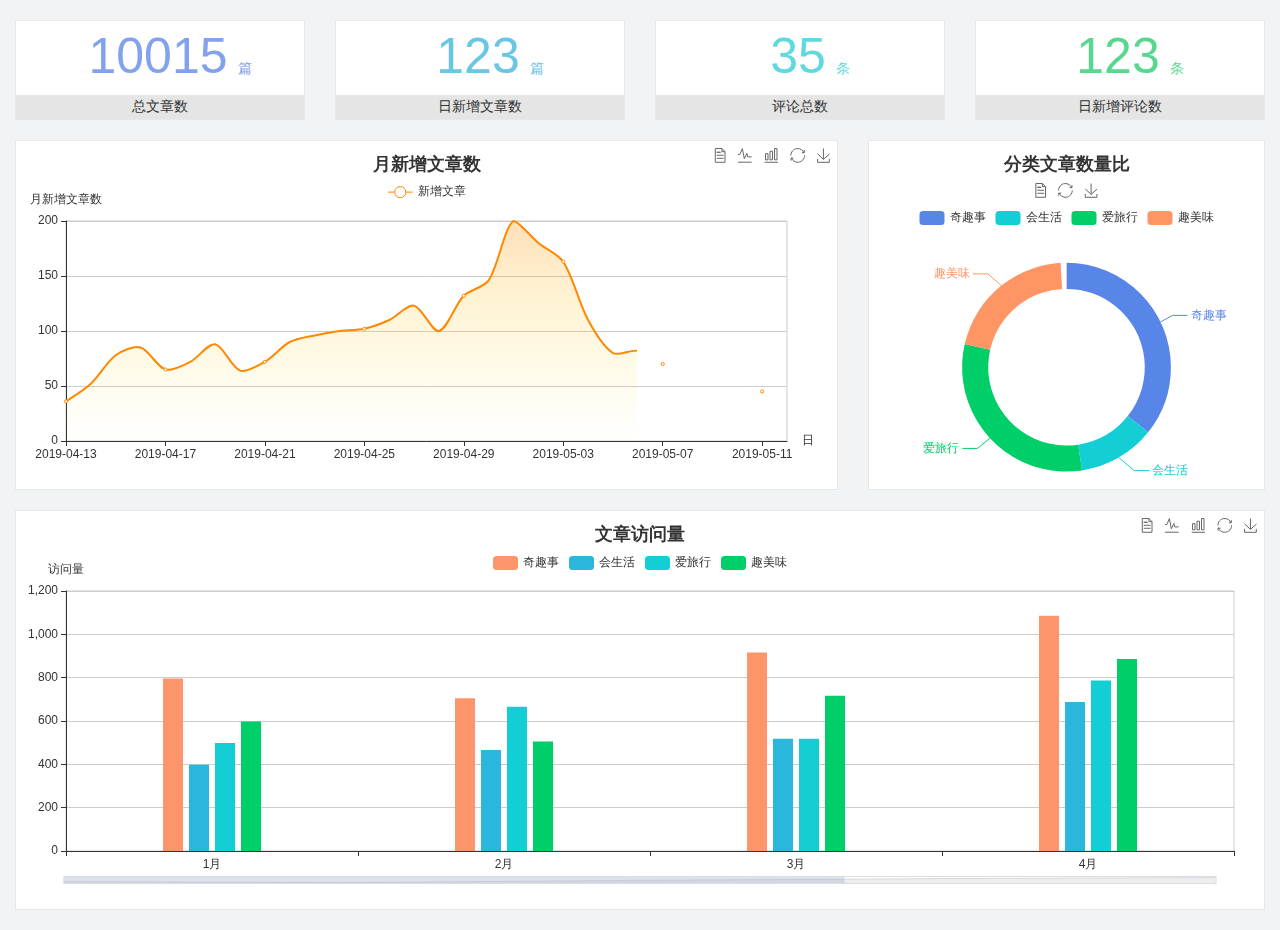
<file: home/dashboard.html>
<!DOCTYPE html>
<html lang="en">

<head>
  <meta charset="UTF-8">
  <meta name="viewport" content="width=device-width, initial-scale=1.0">
  <meta http-equiv="X-UA-Compatible" content="ie=edge">
  <title>图表统计</title>
  <link rel="stylesheet" href="../../assets/lib/bootstrap.css" />
  <link rel="stylesheet" href="../../assets/lib/main.css" />
  <script src="../../assets/lib/jquery.js"></script>
  <script type="text/javascript" src="../../assets/lib/echarts.min.js"></script>
</head>

<body>
  <div class="container-fluid">
    <div class="row spannel_list">
      <div class="col-sm-3 col-xs-6">
        <div class="spannel">
          <em>10015</em><span>篇</span>
          <b>总文章数</b>
        </div>
      </div>
      <div class="col-sm-3 col-xs-6">
        <div class="spannel scolor01">
          <em>123</em><span>篇</span>
          <b>日新增文章数</b>
        </div>
      </div>
      <div class="col-sm-3 col-xs-6">
        <div class="spannel scolor02">
          <em>35</em><span>条</span>
          <b>评论总数</b>
        </div>
      </div>
      <div class="col-sm-3 col-xs-6">
        <div class="spannel scolor03">
          <em>123</em><span>条</span>
          <b>日新增评论数</b>
        </div>
      </div>
    </div>
  </div>

  <div class="container-fluid">
    <div class="row curve-pie">
      <div class="col-lg-8 col-md-8">
        <div class="gragh_pannel" id="curve_show"></div>
      </div>
      <div class="col-lg-4 col-md-4">
        <div class="gragh_pannel" id="pie_show"></div>
      </div>
    </div>
  </div>

  <div class="container-fluid">
    <div class="column_pannel" id="column_show"></div>
  </div>

  <script>
    var oChart = echarts.init(document.getElementById('curve_show'));
    var aList_all = [
      { 'count': 36, 'date': '2019-04-13' },
      { 'count': 52, 'date': '2019-04-14' },
      { 'count': 78, 'date': '2019-04-15' },
      { 'count': 85, 'date': '2019-04-16' },
      { 'count': 65, 'date': '2019-04-17' },
      { 'count': 72, 'date': '2019-04-18' },
      { 'count': 88, 'date': '2019-04-19' },
      { 'count': 64, 'date': '2019-04-20' },
      { 'count': 72, 'date': '2019-04-21' },
      { 'count': 90, 'date': '2019-04-22' },
      { 'count': 96, 'date': '2019-04-23' },
      { 'count': 100, 'date': '2019-04-24' },
      { 'count': 102, 'date': '2019-04-25' },
      { 'count': 110, 'date': '2019-04-26' },
      { 'count': 123, 'date': '2019-04-27' },
      { 'count': 100, 'date': '2019-04-28' },
      { 'count': 132, 'date': '2019-04-29' },
      { 'count': 146, 'date': '2019-04-30' },
      { 'count': 200, 'date': '2019-05-01' },
      { 'count': 180, 'date': '2019-05-02' },
      { 'count': 163, 'date': '2019-05-03' },
      { 'count': 110, 'date': '2019-05-04' },
      { 'count': 80, 'date': '2019-05-05' },
      { 'count': 82, 'date': '2019-05-06' },
      { 'count': 70, 'date': '2019-05-07' },
      { 'count': 65, 'date': '2019-05-08' },
      { 'count': 54, 'date': '2019-05-09' },
      { 'count': 40, 'date': '2019-05-10' },
      { 'count': 45, 'date': '2019-05-11' },
      { 'count': 38, 'date': '2019-05-12' },
    ];

    let aCount = [];
    let aDate = [];

    for (var i = 0; i < aList_all.length; i++) {
      aCount.push(aList_all[i].count);
      aDate.push(aList_all[i].date);
    }

    var chartopt = {
      title: {
        text: '月新增文章数',
        left: 'center',
        top: '10'
      },
      tooltip: {
        trigger: 'axis'
      },
      legend: {
        data: ['新增文章'],
        top: '40'
      },
      toolbox: {
        show: true,
        feature: {
          mark: { show: true },
          dataView: { show: true, readOnly: false },
          magicType: { show: true, type: ['line', 'bar'] },
          restore: { show: true },
          saveAsImage: { show: true }
        }
      },
      calculable: true,
      xAxis: [
        {
          name: '日',
          type: 'category',
          boundaryGap: false,
          data: aDate
        }
      ],
      yAxis: [
        {
          name: '月新增文章数',
          type: 'value'
        }
      ],
      series: [
        {
          name: '新增文章',
          type: 'line',
          smooth: true,
          itemStyle: { normal: { areaStyle: { type: 'default' }, color: '#f80' }, lineStyle: { color: '#f80' } },
          data: aCount
        }],
      areaStyle: {
        normal: {
          color: new echarts.graphic.LinearGradient(0, 0, 0, 1, [{
            offset: 0,
            color: 'rgba(255,136,0,0.39)'
          }, {
            offset: .34,
            color: 'rgba(255,180,0,0.25)'
          }, {
            offset: 1,
            color: 'rgba(255,222,0,0.00)'
          }])

        }
      },
      grid: {
        show: true,
        x: 50,
        x2: 50,
        y: 80,
        height: 220
      }
    };

    oChart.setOption(chartopt);


    var oPie = echarts.init(document.getElementById('pie_show'));
    var oPieopt =
    {
      title: {
        top: 10,
        text: '分类文章数量比',
        x: 'center'
      },
      tooltip: {
        trigger: 'item',
        formatter: "{a} <br/>{b} : {c} ({d}%)"
      },
      color: ['#5885e8', '#13cfd5', '#00ce68', '#ff9565'],
      legend: {
        x: 'center',
        top: 65,
        data: ['奇趣事', '会生活', '爱旅行', '趣美味']
      },
      toolbox: {
        show: true,
        x: 'center',
        top: 35,
        feature: {
          mark: { show: true },
          dataView: { show: true, readOnly: false },
          magicType: {
            show: true,
            type: ['pie', 'funnel'],
            option: {
              funnel: {
                x: '25%',
                width: '50%',
                funnelAlign: 'left',
                max: 1548
              }
            }
          },
          restore: { show: true },
          saveAsImage: { show: true }
        }
      },
      calculable: true,
      series: [
        {
          name: '访问来源',
          type: 'pie',
          radius: ['45%', '60%'],
          center: ['50%', '65%'],
          data: [
            { value: 300, name: '奇趣事' },
            { value: 100, name: '会生活' },
            { value: 260, name: '爱旅行' },
            { value: 180, name: '趣美味' }
          ]
        }
      ]
    };
    oPie.setOption(oPieopt);



    var oColumn = this.echarts.init(document.getElementById('column_show'));
    var oColumnopt =
    {
      title: {
        text: '文章访问量',
        left: 'center',
        top: '10'
      },
      tooltip: {
        trigger: 'axis'
      },
      legend: {
        data: ['奇趣事', '会生活', '爱旅行', '趣美味'],
        top: '40'
      },
      toolbox: {
        show: true,
        feature: {
          mark: { show: true },
          dataView: { show: true, readOnly: false },
          magicType: { show: true, type: ['line', 'bar'] },
          restore: { show: true },
          saveAsImage: { show: true }
        }
      },
      calculable: true,
      xAxis: [
        {
          type: 'category',
          data: ['1月', '2月', '3月', '4月', '5月']
        }
      ],
      yAxis: [
        {
          name: '访问量',
          type: 'value'
        }
      ],
      series: [
        {
          name: '奇趣事',
          type: 'bar',
          barWidth: 20,
          itemStyle: {
            normal: { areaStyle: { type: 'default' }, color: '#fd956a' }
          },
          data: [800, 708, 920, 1090, 1200]
        },
        {
          name: '会生活',
          type: 'bar',
          barWidth: 20,
          itemStyle: {
            normal: { areaStyle: { type: 'default' }, color: '#2bb6db' }
          },
          data: [400, 468, 520, 690, 800]
        },
        {
          name: '爱旅行',
          type: 'bar',
          barWidth: 20,
          itemStyle: {
            normal: { areaStyle: { type: 'default' }, color: '#13cfd5' }
          },
          data: [500, 668, 520, 790, 900]
        },
        {
          name: '趣美味',
          type: 'bar',
          barWidth: 20,
          itemStyle: {
            normal: { areaStyle: { type: 'default' }, color: '#00ce68' }
          },
          data: [600, 508, 720, 890, 1000]
        }
      ],
      grid: {
        show: true,
        x: 50,
        x2: 30,
        y: 80,
        height: 260
      },
      dataZoom: [//给x轴设置滚动条
        {
          start: 0,//默认为0
          end: 100 - 1000 / 31,//默认为100
          type: 'slider',
          show: true,
          xAxisIndex: [0],
          handleSize: 0,//滑动条的 左右2个滑动条的大小
          height: 8,//组件高度
          left: 45, //左边的距离
          right: 50,//右边的距离
          bottom: 26,//右边的距离
          handleColor: '#ddd',//h滑动图标的颜色
          handleStyle: {
            borderColor: "#cacaca",
            borderWidth: "1",
            shadowBlur: 2,
            background: "#ddd",
            shadowColor: "#ddd",
          }
        }]
    };
    oColumn.setOption(oColumnopt);
  </script>
</body>

</html>
</file>
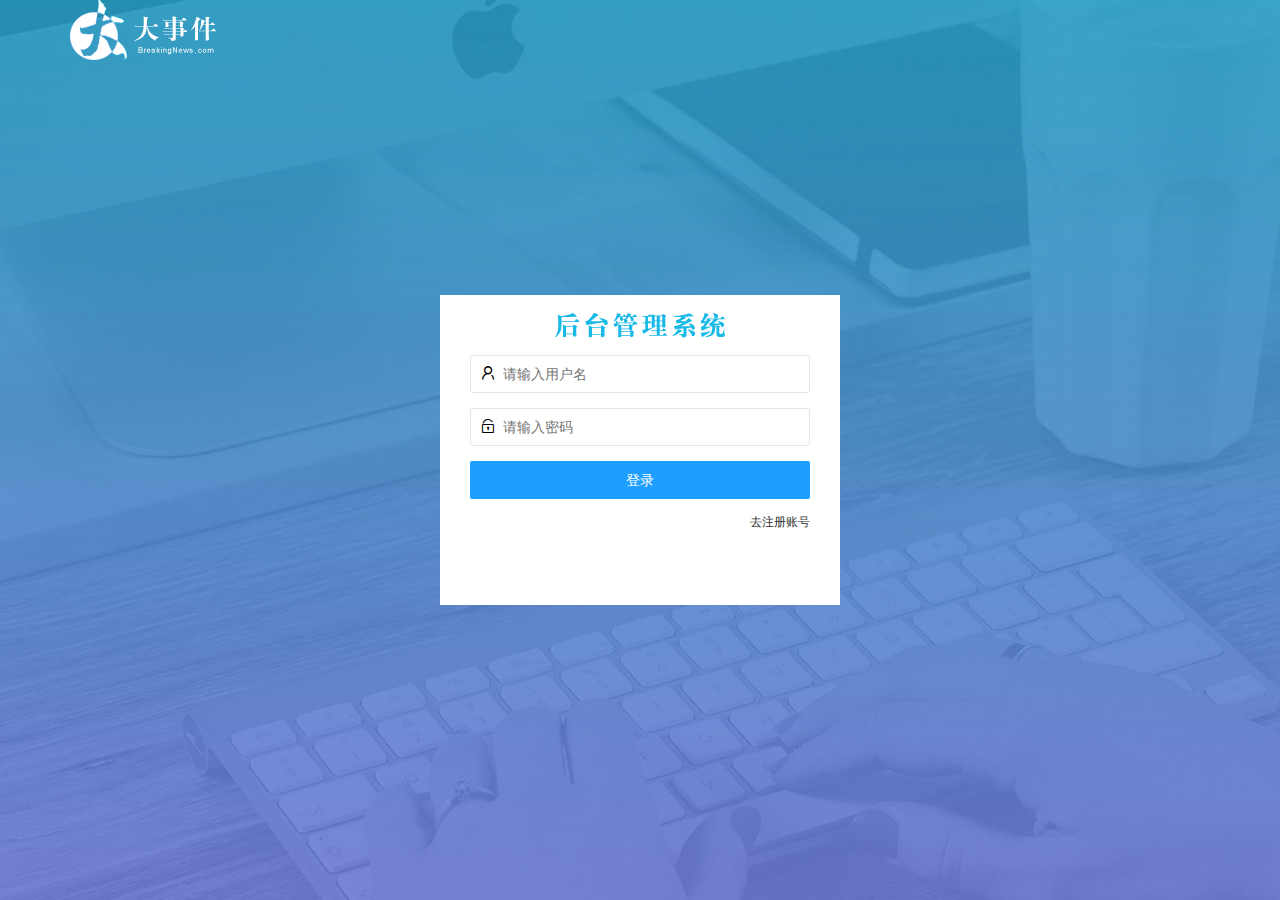
<file: home/login.html>
<!DOCTYPE html>
<html lang="en">

<head>
    <meta charset="UTF-8">
    <meta http-equiv="X-UA-Compatible" content="IE=edge">
    <meta name="viewport" content="width=device-width, initial-scale=1.0">
    <link rel="stylesheet" href="../assets/css/login.css">
    <link rel="stylesheet" href="../assets/lib/layui/css/layui.css">
    <title>大事件-登录/注册</title>
</head>

<body>
    <!-- 头部的logo区 -->
    <div class="layui-main">
        <img src=" ../assets/images/logo.png" alt="" />
    </div>
    <!-- 登陆/注册区 -->
    <div class="login">
        <div class="login-title">
        </div>
        <!-- 登录的div -->
        <div class="login-box">
            <!-- 登录的表单 -->
            <form class="layui-form" id="login_form">
                <!-- 用户名 -->
                <div class="layui-form-item">
                    <i class="layui-icon layui-icon-username"></i>
                    <input type="text" name="username" required lay-verify="required|username" placeholder="请输入用户名"
                           autocomplete="off" class="layui-input">
                </div>
                <!-- 密码 -->
                <!-- 表单行 -->
                <div class="layui-form-item">
                    <i class="layui-icon layui-icon-password"></i>
                    <input type="password" name="password" required lay-verify="required|pass" placeholder="请输入密码"
                           autocomplete="off" class="layui-input">
                </div>
                <!-- 登录按钮 -->
                <div class="layui-form-item">
                    <!-- 表单按钮和普通按钮的区别就是layui-submit -->
                    <button class="layui-btn layui-btn-normal layui-btn-fluid" lay-submit>登录</button>
                </div>
                <div class="layui-form-item links">
                    <a href="javascript:;" id="link_reg">去注册账号</a>
                </div>
            </form>
        </div>
        <!-- 注册的div -->
        <div class="reg-box">
            <!-- 注册的表单 -->
            <form class="layui-form" id="reg_form">
                <!-- 隐藏域 -->
                <input type="hidden" name="id" />
                <!-- 用户名 -->
                <div class="layui-form-item">
                    <i class="layui-icon layui-icon-username"></i>
                    <input type="text" name="username" required lay-verify="required|username" placeholder="请输入用户名"
                           autocomplete="off" class="layui-input">
                </div>
                <!-- 密码 -->
                <!-- 表单行 -->
                <div class="layui-form-item">
                    <i class="layui-icon layui-icon-password"></i>
                    <input type="password" name="password" required lay-verify="required|pass" placeholder="请输入密码"
                           autocomplete="off" class="layui-input">
                </div>
                <!-- 密码确认 -->
                <div class="layui-form-item">
                    <i class="layui-icon layui-icon-password"></i>
                    <input type="password" name="repassword" required lay-verify="required|pass|repass"
                           placeholder="再次确认密码" autocomplete="off" class="layui-input">
                </div>
                <!-- 注册按钮 -->
                <div class="layui-form-item">
                    <!-- 表单按钮和普通按钮的区别就是layui-submit -->
                    <button class="layui-btn layui-btn-normal layui-btn-fluid" lay-submit>注册</button>
                </div>
                <div class="layui-form-item links">
                    <a href="javascript:;" id="link_login">去登录</a>
                </div>
            </form>

        </div>
    </div>

    <!-- 导入jQuery -->
    <script src="../assets/lib/jquery.js"></script>
    <!-- 导入layui的js文件 -->
    <script src="../assets/lib/layui/layui.all.js"></script>
    <script src="../assets/js/baseApi.js"></script>
    <!-- 导入自己的 -->
    <script src="../assets/js/login.js"></script>

</body>

</html>
</file>
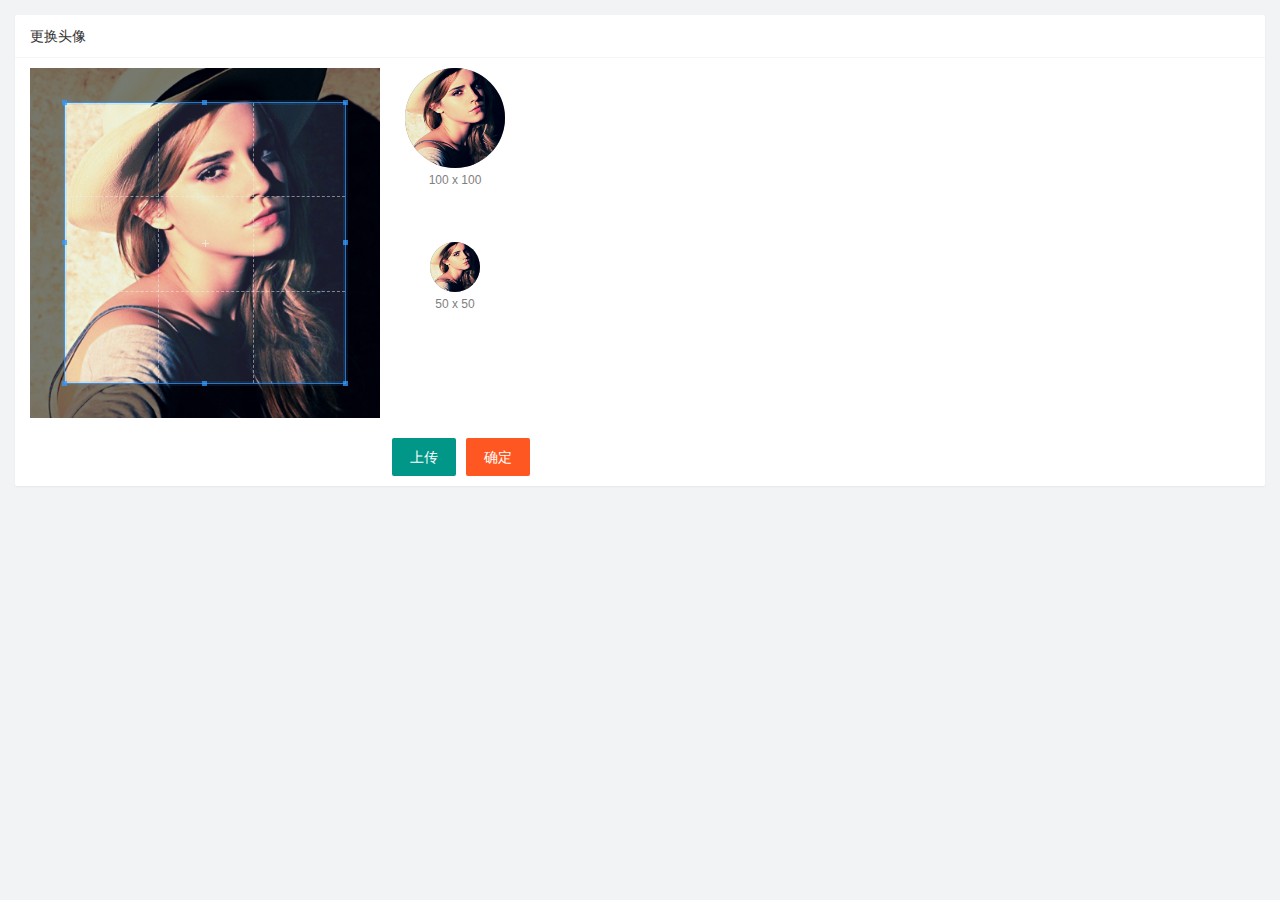
<file: user/user_avator.html>
<!DOCTYPE html>
<html lang="en">

<head>
    <meta charset="UTF-8">
    <meta http-equiv="X-UA-Compatible" content="IE=edge">
    <meta name="viewport" content="width=device-width, initial-scale=1.0">
    <link rel="stylesheet" href="../assets/lib/layui/css/layui.css">
    <link rel="stylesheet" href="../assets/lib/cropper/cropper.css">
    <link rel="stylesheet" href="../assets/css/user/user_avator.css">
    <title>Document</title>
</head>

<body>
    <div class="layui-card">
        <div class="layui-card-header">更换头像</div>
        <div class="layui-card-body">
            <!-- 第一行的图片裁剪和预览区域 -->
            <div class="row1">
                <!-- 图片裁剪区域 -->
                <div class="cropper-box">
                    <!-- 这个 img 标签很重要，将来会把它初始化为裁剪区域 -->
                    <img id="image" src="/assets/images/sample.jpg" />
                </div>
                <!-- 图片的预览区域 -->
                <div class="preview-box">
                    <div>
                        <!-- 宽高为 100px 的预览区域 -->
                        <div class="img-preview w100"></div>
                        <p class="size">100 x 100</p>
                    </div>
                    <div>
                        <!-- 宽高为 50px 的预览区域 -->
                        <div class="img-preview w50"></div>
                        <p class="size">50 x 50</p>
                    </div>
                </div>
            </div>

            <!-- 第二行的按钮区域 -->
            <div class="row2">
                <!-- 通过accept可以选择上传的图片   注意jpg要写成jpeg -->
                <input type="file" id="inputFile" style="display: none;" accept="image/png,image/jpeg" />
                <button type="button" class="layui-btn" id="btnChoose">上传</button>
                <button type="button" class="layui-btn layui-btn-danger" id="btnD">确定</button>
            </div>
        </div>
    </div>
    <script src="../assets/lib/layui/layui.all.js"></script>
    <script src="../assets/lib/jquery.js"></script>
    <script src="../assets/lib/cropper/Cropper.js"></script>
    <script src="../assets/lib/cropper/jquery-cropper.js"></script>
    <script src="../assets/js/user/user_avator.js"></script>
</body>

</html>
</file>
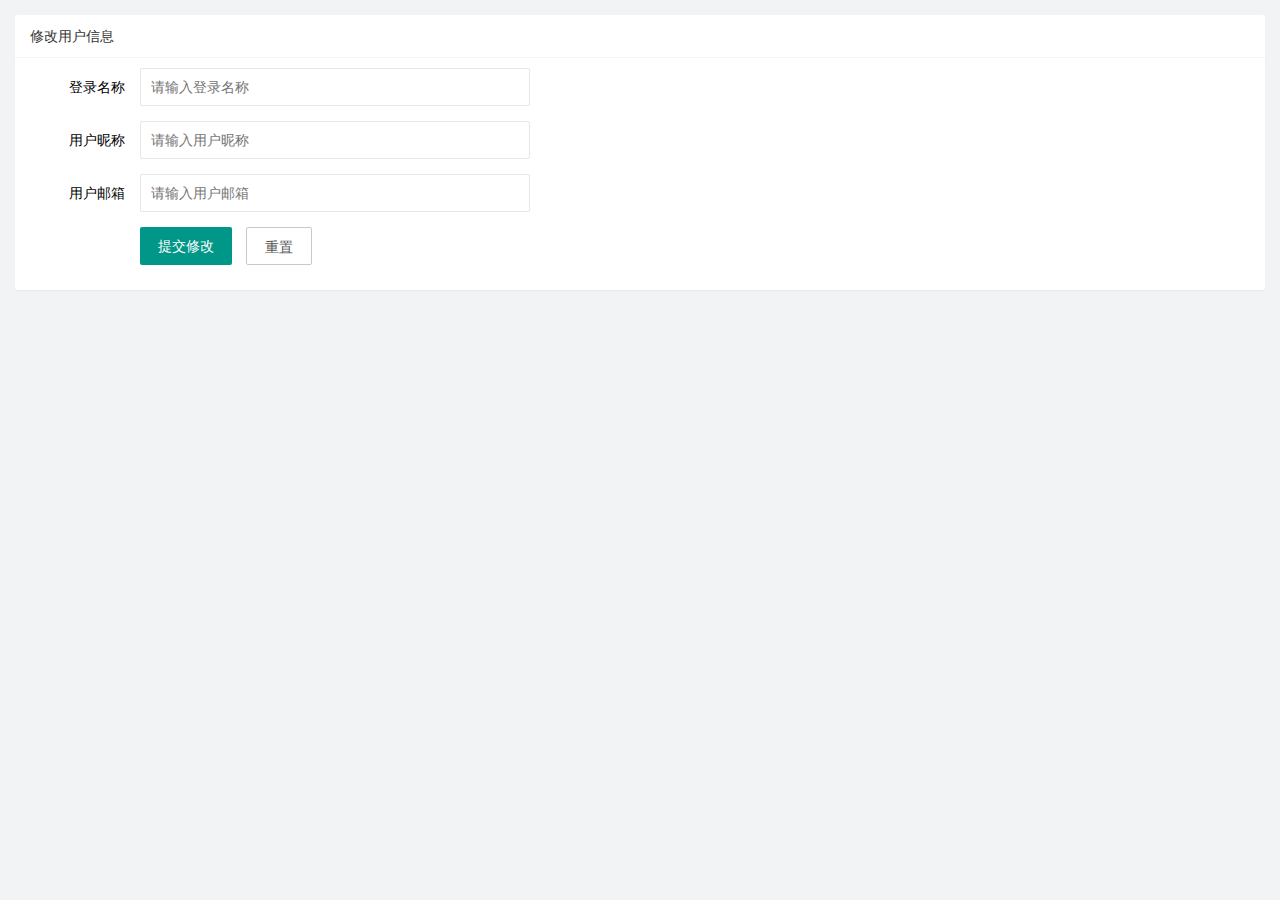
<file: user/user_info.html>
<!DOCTYPE html>
<html lang="en">

<head>
    <meta charset="UTF-8">
    <meta http-equiv="X-UA-Compatible" content="IE=edge">
    <meta name="viewport" content="width=device-width, initial-scale=1.0">
    <link rel="stylesheet" href="../assets/lib/layui/css/layui.css">
    <link rel="stylesheet" href="../assets/css/user/user_info.css">
    <title>Document</title>
</head>

<body>
    <!-- 卡片区域 -->
    <div class="layui-card">
        <div class="layui-card-header">修改用户信息</div>
        <div class="layui-card-body">
            <!-- form表单区域 -->
            <form class="layui-form" action="" lay-filter="form-userinfo">
                <div class="layui-form-item">
                    <label class="layui-form-label">登录名称</label>
                    <div class="layui-input-block">
                        <!-- readonly 只读不允许修改 -->
                        <input type="text" name="username" required lay-verify="" placeholder="请输入登录名称"
                               autocomplete="off" class="layui-input" readonly id="user-name">
                    </div>
                </div>
                <div class="layui-form-item">
                    <label class="layui-form-label">用户昵称</label>
                    <div class="layui-input-block">
                        <input type="text" name="nickname" required lay-verify="required|nickname" placeholder="请输入用户昵称"
                               autocomplete="off" class="layui-input">
                    </div>
                </div>
                <div class="layui-form-item">
                    <label class="layui-form-label">用户邮箱</label>
                    <div class="layui-input-block">
                        <input type="email" name="eamil" required lay-verify="required|eamil" placeholder="请输入用户邮箱"
                               autocomplete="off" class="layui-input">
                    </div>
                </div>
                <div class="layui-form-item">
                    <div class="layui-input-block">
                        <button class="layui-btn" lay-submit lay-filter="formDemo">提交修改</button>
                        <button type="reset" class="layui-btn layui-btn-primary" id="btnRest">重置</button>
                    </div>
                </div>
            </form>
            <!-- 导入layui的js -->
            <script src="../assets/lib/layui/layui.all.js"></script>
            <script src="../assets/lib/jquery.js"></script>
            <script src="../assets/js/baseApi.js"></script>
            <script src="../assets/js/user/user_info.js"></script>
        </div>
    </div>
</body>

</html>
</file>
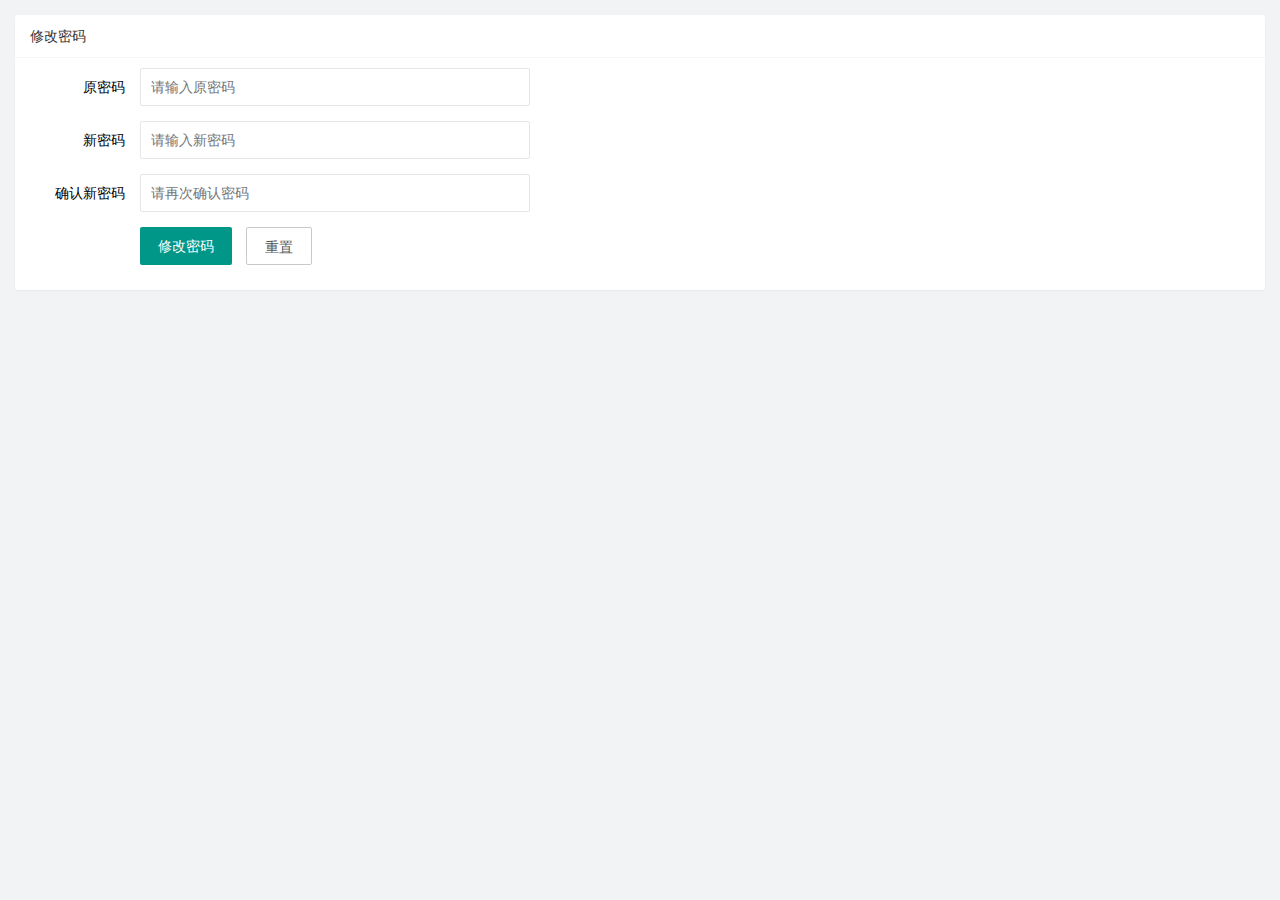
<file: user/user_password.html>
<!DOCTYPE html>
<html lang="en">

<head>
    <meta charset="UTF-8">
    <meta http-equiv="X-UA-Compatible" content="IE=edge">
    <meta name="viewport" content="width=device-width, initial-scale=1.0">
    <link rel="stylesheet" href="../assets/lib/layui/css/layui.css">
    <link rel="stylesheet" href="../assets/css/user/user_password.css">
    <title>Document</title>
</head>

<body>
    <div class="layui-card">
        <div class="layui-card-header">修改密码</div>
        <div class="layui-card-body">
            <form class="layui-form">
                <div class="layui-form-item">
                    <label class="layui-form-label">原密码</label>
                    <div class="layui-input-block">
                        <input type="password" name="password" required lay-verify="required|pass" placeholder="请输入原密码"
                               autocomplete="off" class="layui-input">
                    </div>
                </div>
                <div class="layui-form-item">
                    <label class="layui-form-label">新密码</label>
                    <div class="layui-input-block">
                        <input type="password" name="newpassword" required lay-verify="required|newpassword|pass"
                               placeholder="请输入新密码" autocomplete="off" class="layui-input">
                    </div>
                </div>
                <div class="layui-form-item">
                    <label class="layui-form-label">确认新密码</label>
                    <div class="layui-input-block">
                        <input type="password" name="repassword" required lay-verify="required|pass|"
                               placeholder="请再次确认密码" autocomplete="off" class="layui-input">
                    </div>
                </div>
                <div class="layui-form-item">
                    <div class="layui-input-block">
                        <button class="layui-btn" lay-submit lay-filter="formDemo">修改密码</button>
                        <button type="reset" class="layui-btn layui-btn-primary">重置</button>
                    </div>
                </div>
            </form>
        </div>
    </div>
    <script src="../assets/lib/layui/layui.all.js"></script>
    <script src="../assets/lib/jquery.js"></script>
    <script src="../assets/js/user/user_password.js"></script>
</body>

</html>
</file>
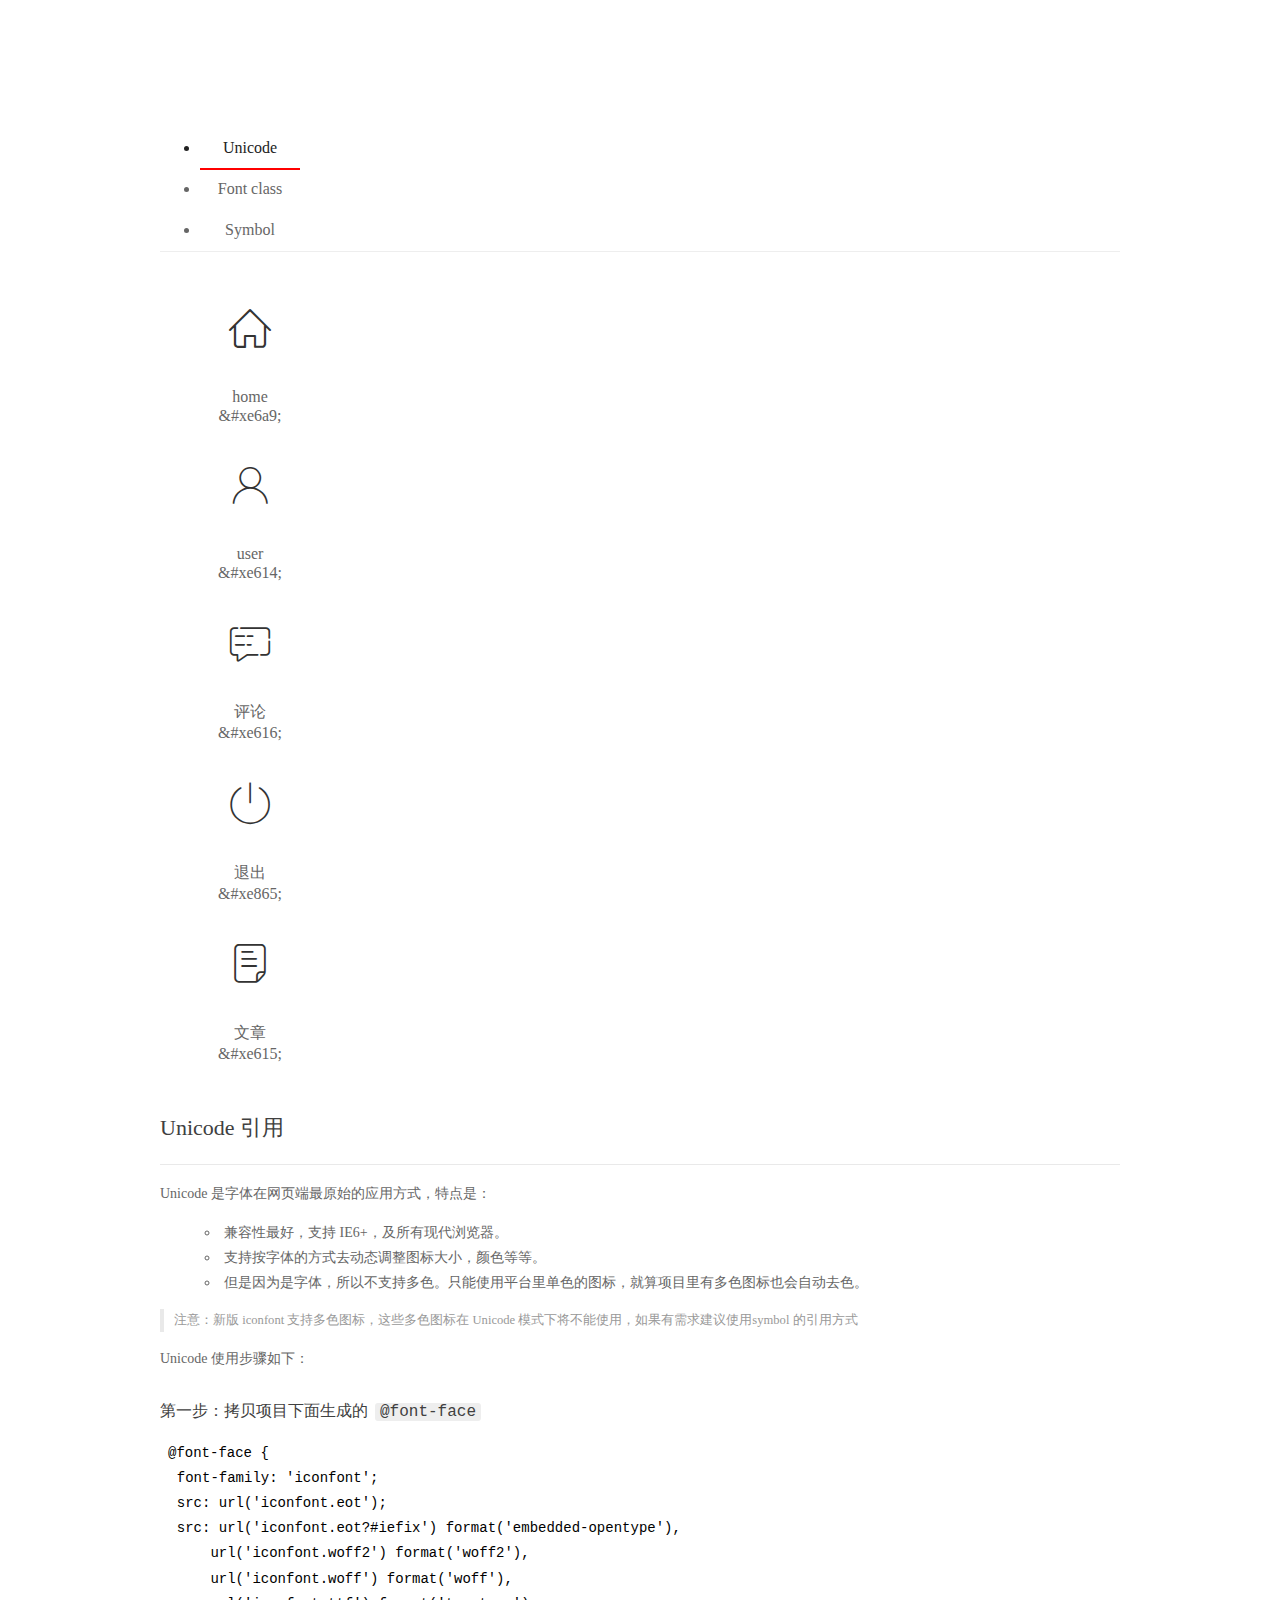
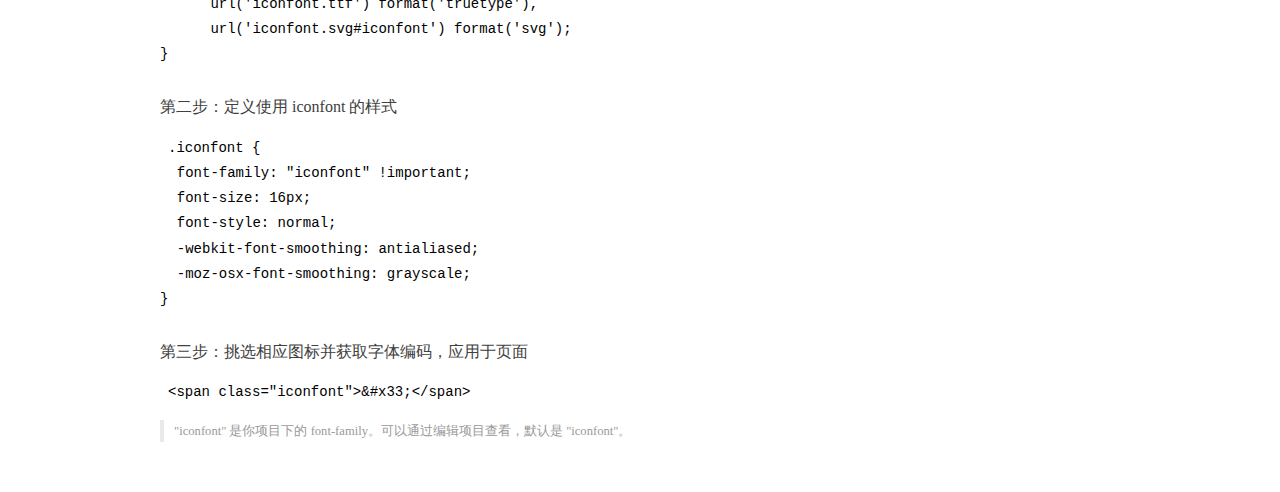
<file: assets/fonts/demo_index.html>
<!DOCTYPE html>
<html>
<head>
  <meta charset="utf-8"/>
  <title>IconFont Demo</title>
  <link rel="shortcut icon" href="https://gtms04.alicdn.com/tps/i4/TB1_oz6GVXXXXaFXpXXJDFnIXXX-64-64.ico" type="image/x-icon"/>
  <link rel="stylesheet" href="https://g.alicdn.com/thx/cube/1.3.2/cube.min.css">
  <link rel="stylesheet" href="demo.css">
  <link rel="stylesheet" href="iconfont.css">
  <script src="iconfont.js"></script>
  <!-- jQuery -->
  <script src="https://a1.alicdn.com/oss/uploads/2018/12/26/7bfddb60-08e8-11e9-9b04-53e73bb6408b.js"></script>
  <!-- 代码高亮 -->
  <script src="https://a1.alicdn.com/oss/uploads/2018/12/26/a3f714d0-08e6-11e9-8a15-ebf944d7534c.js"></script>
</head>
<body>
  <div class="main">
    <h1 class="logo"><a href="https://www.iconfont.cn/" title="iconfont 首页" target="_blank">&#xe86b;</a></h1>
    <div class="nav-tabs">
      <ul id="tabs" class="dib-box">
        <li class="dib active"><span>Unicode</span></li>
        <li class="dib"><span>Font class</span></li>
        <li class="dib"><span>Symbol</span></li>
      </ul>
      
    </div>
    <div class="tab-container">
      <div class="content unicode" style="display: block;">
          <ul class="icon_lists dib-box">
          
            <li class="dib">
              <span class="icon iconfont">&#xe6a9;</span>
                <div class="name">home</div>
                <div class="code-name">&amp;#xe6a9;</div>
              </li>
          
            <li class="dib">
              <span class="icon iconfont">&#xe614;</span>
                <div class="name">user</div>
                <div class="code-name">&amp;#xe614;</div>
              </li>
          
            <li class="dib">
              <span class="icon iconfont">&#xe616;</span>
                <div class="name">评论</div>
                <div class="code-name">&amp;#xe616;</div>
              </li>
          
            <li class="dib">
              <span class="icon iconfont">&#xe865;</span>
                <div class="name">退出</div>
                <div class="code-name">&amp;#xe865;</div>
              </li>
          
            <li class="dib">
              <span class="icon iconfont">&#xe615;</span>
                <div class="name">文章</div>
                <div class="code-name">&amp;#xe615;</div>
              </li>
          
          </ul>
          <div class="article markdown">
          <h2 id="unicode-">Unicode 引用</h2>
          <hr>

          <p>Unicode 是字体在网页端最原始的应用方式，特点是：</p>
          <ul>
            <li>兼容性最好，支持 IE6+，及所有现代浏览器。</li>
            <li>支持按字体的方式去动态调整图标大小，颜色等等。</li>
            <li>但是因为是字体，所以不支持多色。只能使用平台里单色的图标，就算项目里有多色图标也会自动去色。</li>
          </ul>
          <blockquote>
            <p>注意：新版 iconfont 支持多色图标，这些多色图标在 Unicode 模式下将不能使用，如果有需求建议使用symbol 的引用方式</p>
          </blockquote>
          <p>Unicode 使用步骤如下：</p>
          <h3 id="-font-face">第一步：拷贝项目下面生成的 <code>@font-face</code></h3>
<pre><code class="language-css"
>@font-face {
  font-family: 'iconfont';
  src: url('iconfont.eot');
  src: url('iconfont.eot?#iefix') format('embedded-opentype'),
      url('iconfont.woff2') format('woff2'),
      url('iconfont.woff') format('woff'),
      url('iconfont.ttf') format('truetype'),
      url('iconfont.svg#iconfont') format('svg');
}
</code></pre>
          <h3 id="-iconfont-">第二步：定义使用 iconfont 的样式</h3>
<pre><code class="language-css"
>.iconfont {
  font-family: "iconfont" !important;
  font-size: 16px;
  font-style: normal;
  -webkit-font-smoothing: antialiased;
  -moz-osx-font-smoothing: grayscale;
}
</code></pre>
          <h3 id="-">第三步：挑选相应图标并获取字体编码，应用于页面</h3>
<pre>
<code class="language-html"
>&lt;span class="iconfont"&gt;&amp;#x33;&lt;/span&gt;
</code></pre>
          <blockquote>
            <p>"iconfont" 是你项目下的 font-family。可以通过编辑项目查看，默认是 "iconfont"。</p>
          </blockquote>
          </div>
      </div>
      <div class="content font-class">
        <ul class="icon_lists dib-box">
          
          <li class="dib">
            <span class="icon iconfont icon-home"></span>
            <div class="name">
              home
            </div>
            <div class="code-name">.icon-home
            </div>
          </li>
          
          <li class="dib">
            <span class="icon iconfont icon-user"></span>
            <div class="name">
              user
            </div>
            <div class="code-name">.icon-user
            </div>
          </li>
          
          <li class="dib">
            <span class="icon iconfont icon-pinglun"></span>
            <div class="name">
              评论
            </div>
            <div class="code-name">.icon-pinglun
            </div>
          </li>
          
          <li class="dib">
            <span class="icon iconfont icon-tuichu"></span>
            <div class="name">
              退出
            </div>
            <div class="code-name">.icon-tuichu
            </div>
          </li>
          
          <li class="dib">
            <span class="icon iconfont icon-16"></span>
            <div class="name">
              文章
            </div>
            <div class="code-name">.icon-16
            </div>
          </li>
          
        </ul>
        <div class="article markdown">
        <h2 id="font-class-">font-class 引用</h2>
        <hr>

        <p>font-class 是 Unicode 使用方式的一种变种，主要是解决 Unicode 书写不直观，语意不明确的问题。</p>
        <p>与 Unicode 使用方式相比，具有如下特点：</p>
        <ul>
          <li>兼容性良好，支持 IE8+，及所有现代浏览器。</li>
          <li>相比于 Unicode 语意明确，书写更直观。可以很容易分辨这个 icon 是什么。</li>
          <li>因为使用 class 来定义图标，所以当要替换图标时，只需要修改 class 里面的 Unicode 引用。</li>
          <li>不过因为本质上还是使用的字体，所以多色图标还是不支持的。</li>
        </ul>
        <p>使用步骤如下：</p>
        <h3 id="-fontclass-">第一步：引入项目下面生成的 fontclass 代码：</h3>
<pre><code class="language-html">&lt;link rel="stylesheet" href="./iconfont.css"&gt;
</code></pre>
        <h3 id="-">第二步：挑选相应图标并获取类名，应用于页面：</h3>
<pre><code class="language-html">&lt;span class="iconfont icon-xxx"&gt;&lt;/span&gt;
</code></pre>
        <blockquote>
          <p>"
            iconfont" 是你项目下的 font-family。可以通过编辑项目查看，默认是 "iconfont"。</p>
        </blockquote>
      </div>
      </div>
      <div class="content symbol">
          <ul class="icon_lists dib-box">
          
            <li class="dib">
                <svg class="icon svg-icon" aria-hidden="true">
                  <use xlink:href="#icon-home"></use>
                </svg>
                <div class="name">home</div>
                <div class="code-name">#icon-home</div>
            </li>
          
            <li class="dib">
                <svg class="icon svg-icon" aria-hidden="true">
                  <use xlink:href="#icon-user"></use>
                </svg>
                <div class="name">user</div>
                <div class="code-name">#icon-user</div>
            </li>
          
            <li class="dib">
                <svg class="icon svg-icon" aria-hidden="true">
                  <use xlink:href="#icon-pinglun"></use>
                </svg>
                <div class="name">评论</div>
                <div class="code-name">#icon-pinglun</div>
            </li>
          
            <li class="dib">
                <svg class="icon svg-icon" aria-hidden="true">
                  <use xlink:href="#icon-tuichu"></use>
                </svg>
                <div class="name">退出</div>
                <div class="code-name">#icon-tuichu</div>
            </li>
          
            <li class="dib">
                <svg class="icon svg-icon" aria-hidden="true">
                  <use xlink:href="#icon-16"></use>
                </svg>
                <div class="name">文章</div>
                <div class="code-name">#icon-16</div>
            </li>
          
          </ul>
          <div class="article markdown">
          <h2 id="symbol-">Symbol 引用</h2>
          <hr>

          <p>这是一种全新的使用方式，应该说这才是未来的主流，也是平台目前推荐的用法。相关介绍可以参考这篇<a href="">文章</a>
            这种用法其实是做了一个 SVG 的集合，与另外两种相比具有如下特点：</p>
          <ul>
            <li>支持多色图标了，不再受单色限制。</li>
            <li>通过一些技巧，支持像字体那样，通过 <code>font-size</code>, <code>color</code> 来调整样式。</li>
            <li>兼容性较差，支持 IE9+，及现代浏览器。</li>
            <li>浏览器渲染 SVG 的性能一般，还不如 png。</li>
          </ul>
          <p>使用步骤如下：</p>
          <h3 id="-symbol-">第一步：引入项目下面生成的 symbol 代码：</h3>
<pre><code class="language-html">&lt;script src="./iconfont.js"&gt;&lt;/script&gt;
</code></pre>
          <h3 id="-css-">第二步：加入通用 CSS 代码（引入一次就行）：</h3>
<pre><code class="language-html">&lt;style&gt;
.icon {
  width: 1em;
  height: 1em;
  vertical-align: -0.15em;
  fill: currentColor;
  overflow: hidden;
}
&lt;/style&gt;
</code></pre>
          <h3 id="-">第三步：挑选相应图标并获取类名，应用于页面：</h3>
<pre><code class="language-html">&lt;svg class="icon" aria-hidden="true"&gt;
  &lt;use xlink:href="#icon-xxx"&gt;&lt;/use&gt;
&lt;/svg&gt;
</code></pre>
          </div>
      </div>

    </div>
  </div>
  <script>
  $(document).ready(function () {
      $('.tab-container .content:first').show()

      $('#tabs li').click(function (e) {
        var tabContent = $('.tab-container .content')
        var index = $(this).index()

        if ($(this).hasClass('active')) {
          return
        } else {
          $('#tabs li').removeClass('active')
          $(this).addClass('active')

          tabContent.hide().eq(index).fadeIn()
        }
      })
    })
  </script>
</body>
</html>
</file>
<file: assets/lib/main.css>
body{
    font-family:'MicroSoft YaHei';
    background-color: #f2f3f5;
}
.main_wrap{
    position:fixed;
    width:100%;
    height:100%;
    left:0px;
    top:0px;
    background:url('../images/login_bg.jpg'); 
    background-size:100% 100%; 
  }
.header{
    width:1200px;
    overflow: hidden;
    margin:20px auto 0;
}
.heade .logo{
    float: left;
}
.header .copyright{
    float:right;
    font-size:12px;
    color:#fff;
    text-align:right;
    line-height:20px;
    margin-top:10px;
}
.login_form_con{
    position:absolute;
    left:50%;
    top:50%;
    margin-left:-200px;
    margin-top:-155px;
    width:400px;
    height:310px;
    background-color: #edeff0;
}

.login_form{
    position: relative;
}

.login_form .icon-user{
    position:absolute;
    font-size:16px;
    color:#999;
    left:46px;
    top:12px;
}
.login_form .icon-key{
    position:absolute;
    font-size:18px;
    color:#999;
    left:46px;
    top:78px;
}
.login_title{
    height:60px;
    background:url('../images/login_title.png') center center no-repeat #fff;
}
.input_txt,.input_pass,.input_sub{
    display:block;
    width:334px;
    height:37px;
    padding:0px;
    text-indent:40px;
    border:1px solid #ddd;
    margin:27px auto 0;
    outline:none;
}
.input_sub{
    margin-top:40px;
    height:42px;
    background-color: #19b9e7;
    text-indent:0px;
    font-size:18px;
    color:#fff;
    cursor: pointer;
}
.input_sub:hover{
    background-color: #08a0cc;
}

.sider{
    position:fixed;
    left:0;
    top:0;
    bottom:0;
    width:210px;
    background-color: #323745;
}
.sider .logo{
    display:block;
    height:56px;
    background-color: #242732;
    overflow: hidden;
}
.sider .logo img{
    display:block;
    margin:6px auto 0;
}
.user_info{
    height:79px;
    border-bottom:1px solid #5a5e6b;
}

.user_info img{
    float: left;
    width:40px;
    height:40px;
    border-radius:20px;
    margin:19px 0 0 30px;
}
.user_info span{
    float: left;
    width:120px;
    font-size:12px;
    color:#fff;
    margin:23px 0 0 20px;
}
.user_info b{
    float: left;
    width: 120px;
    font-weight:normal;
    font-size:12px;
    color:#adafb5;
    margin:2px 0 0 20px;
}

.menu .level01{
    height:50px;
    line-height:50px;
}
.menu .level01 a{
    display:block;
    height:50px;
    font-size:12px;
    color:#adafb5;
    overflow: hidden;
}
.menu .level01.active a{
    background-color: #1378f0;
    color:#fff;
}
.menu .level01.active i{
    color:#fff;
}

.menu .level01 a:hover{
    background-color: #1378f0;
    color:#fff;
}
.menu .level01 a:hover i{
    color:#fff;
}
.menu .level01 i{
    color:#61646f;
    font-size:22px;
    float: left;
    margin-left:26px;
}
.menu .level01 span{
    float: left;
    margin-left:10px;
}
.menu .level01 b{
    float: right;
    margin-right:20px;
    font-weight:normal;
    transform:rotate(90deg);
    transition:all 500ms ease;
}

.menu .level01 .rotate0{
    transform:rotate(0deg);
}

.menu .level02{
    background: #242732;
    display:none;
}


.menu .level02 li{
    height:40px;
    line-height:40px;
}
.menu .level02 li a{
    display:block;
    height:40px;
    font-size:12px;
    color:#adafb5;
    overflow: hidden;
}

.menu .level02 li a:hover{
    background-color: #1378f0;
    color:#fff;
}

.menu .level02 li i{
    font-size:12px;
    float: left;
    margin-left:60px;
}
.menu .level02 li span{
    font-size:12px;
    float: left;
    margin-left:5px;
}

.menu .level02 .active a{
    color:#ffae00;
}

.header_bar{
    position:fixed;
    left:210px;
    right:0;
    top:0;
    height:56px;
    background-color: #fff;
}

.main{
    position:fixed;
    left:210px;
    top:56px;
    right:0;
    bottom:0;
    background-color: #f2f3f5;
}

.search_form{
    width:218px;
    height:33px;
    border:1px solid #ddd;
    background-color: #f2f3f5;
    border-radius:16px;
    float: left;
    margin:12px 0 0 27px;
}

.search_form input{
    padding:0px;
    margin:0px;
    border:0px;
    float: left;
    background-color: #f2f3f5;
    font-size:12px;
    width:175px;
    height:31px;
    margin-left:12px;
    outline:none;
   
}

.search_form .icon-search{
    line-height:33px;
    cursor: pointer;
    font-size:18px;
    color:#abaebb;
}
.user_center_link{
    float:right;

}
.user_center_link a{
    line-height:56px;
    font-size:12px;
    color:#999;
    margin-right:15px;
}
.user_center_link a:hover{
    color:#ffae00
}

.user_center_link img{
    width:42px;
    height:42px;
    border-radius:32px;
    margin-right:10px;
}

.spannel_list{
    margin-top:20px;
}

.spannel{
	height:100px;
	overflow:hidden;
	text-align:center;
    position:relative;
    background-color: #fff;
    border:1px solid #e7e7e9;
    margin-bottom:20px;
}

.spannel em{
    font-style:normal;
	font-size:50px;
	line-height:50px;
	display:inline-block;
	margin:10px 0 0 20px;
	font-family:'Arial';
	color:#83a2ed;
}

.spannel span{
	font-size:14px;
	display:inline-block;
	color:#83a2ed;
	margin-left:10px;
}

.spannel b{
	position:absolute;
	left:0;
	bottom:0;
	width:100%;
	line-height:24px;
	background:#e5e5e5;
	color:#333;
	font-size:14px;
	font-weight:normal;
}

.scolor01 em,.scolor01 span{
	color:#6ac6e2;
}

.scolor02 em,.scolor02 span{
	color:#5fd9de;
}

.scolor03 em,.scolor03 span{
	color:#58d88e;
}


.gragh_pannel{
    height:350px;
    border:1px solid #e7e7e9;
    background-color: #fff!important; 
    margin-bottom:20px;  
}

.column_pannel{
    margin-bottom:20px;
    height:400px;
    border:1px solid #e7e7e9;
    background-color: #fff!important;   
}

.common_title{
    line-height:42px;
    background-color: #fbfbfb;
    border:1px solid #e7e7e9;
    margin-top:20px;
    text-indent: 15px;
    font-size:14px;
    color:#333;
}

.common_con{
    border:1px solid #e7e7e9;
    border-top:0px;
    background-color: #fff;
    padding-bottom:20px;
    margin-bottom:20px;
}
.opt_btns{
    margin-top:20px;
}

.mp20{
    margin-top:20px;
}

.pagination{   
   margin:0;
}

.article_form{
    margin-top:20px;
}

.form-group{
    margin-bottom:25px;
}

.form-group label{
    font-weight:normal;
    color:#666;
}

.icon-icondate{
    line-height:16px;
}

.user_pic{
    width:100px;
    height:100px;
    margin-bottom:10px;
}

.article_cover{
    width:200px;
    height:200px;
    margin-bottom:10px;
}
</file>
<file: assets/css/login.css>
html,
body {
    margin: 0;
    padding: 0;
    height: 100%;
    width: 100%;
    background-image: url('../images/login_bg.jpg');
    background-repeat: no-repeat;
    background-position: center;
    background-size: cover;
}

.login {
    width: 400px;
    height: 310px;
    background-color: #fff;
    position: absolute;
    left: 50%;
    top: 50%;
    transform: translate(-50%, -50%);
}

.login-title {
    height: 60px;
    background: url('../images/login_title.png') no-repeat center;

}

.reg-box {
    display: none;
}

.layui-form {
    padding: 0 30px;
}

.links {
    display: flex;
    justify-content: flex-end;
}

.links a {
    font-size: 12px;
}

.layui-form-item {
    position: relative;
}

.layui-icon {
    position: absolute;
    left: 10px;
    top: 10px;
}

.layui-form-item input {
    padding-left: 32px;
}
</file>
<file: assets/lib/layui/css/layui.css>
/** layui-v2.5.5 MIT License By https://www.layui.com */
 .layui-inline,img{display:inline-block;vertical-align:middle}h1,h2,h3,h4,h5,h6{font-weight:400}.layui-edge,.layui-header,.layui-inline,.layui-main{position:relative}.layui-body,.layui-edge,.layui-elip{overflow:hidden}.layui-btn,.layui-edge,.layui-inline,img{vertical-align:middle}.layui-btn,.layui-disabled,.layui-icon,.layui-unselect{-moz-user-select:none;-webkit-user-select:none;-ms-user-select:none}.layui-elip,.layui-form-checkbox span,.layui-form-pane .layui-form-label{text-overflow:ellipsis;white-space:nowrap}.layui-breadcrumb,.layui-tree-btnGroup{visibility:hidden}blockquote,body,button,dd,div,dl,dt,form,h1,h2,h3,h4,h5,h6,input,li,ol,p,pre,td,textarea,th,ul{margin:0;padding:0;-webkit-tap-highlight-color:rgba(0,0,0,0)}a:active,a:hover{outline:0}img{border:none}li{list-style:none}table{border-collapse:collapse;border-spacing:0}h4,h5,h6{font-size:100%}button,input,optgroup,option,select,textarea{font-family:inherit;font-size:inherit;font-style:inherit;font-weight:inherit;outline:0}pre{white-space:pre-wrap;white-space:-moz-pre-wrap;white-space:-pre-wrap;white-space:-o-pre-wrap;word-wrap:break-word}body{line-height:24px;font:14px Helvetica Neue,Helvetica,PingFang SC,Tahoma,Arial,sans-serif}hr{height:1px;margin:10px 0;border:0;clear:both}a{color:#333;text-decoration:none}a:hover{color:#777}a cite{font-style:normal;*cursor:pointer}.layui-border-box,.layui-border-box *{box-sizing:border-box}.layui-box,.layui-box *{box-sizing:content-box}.layui-clear{clear:both;*zoom:1}.layui-clear:after{content:'\20';clear:both;*zoom:1;display:block;height:0}.layui-inline{*display:inline;*zoom:1}.layui-edge{display:inline-block;width:0;height:0;border-width:6px;border-style:dashed;border-color:transparent}.layui-edge-top{top:-4px;border-bottom-color:#999;border-bottom-style:solid}.layui-edge-right{border-left-color:#999;border-left-style:solid}.layui-edge-bottom{top:2px;border-top-color:#999;border-top-style:solid}.layui-edge-left{border-right-color:#999;border-right-style:solid}.layui-disabled,.layui-disabled:hover{color:#d2d2d2!important;cursor:not-allowed!important}.layui-circle{border-radius:100%}.layui-show{display:block!important}.layui-hide{display:none!important}@font-face{font-family:layui-icon;src:url(../font/iconfont.eot?v=250);src:url(../font/iconfont.eot?v=250#iefix) format('embedded-opentype'),url(../font/iconfont.woff2?v=250) format('woff2'),url(../font/iconfont.woff?v=250) format('woff'),url(../font/iconfont.ttf?v=250) format('truetype'),url(../font/iconfont.svg?v=250#layui-icon) format('svg')}.layui-icon{font-family:layui-icon!important;font-size:16px;font-style:normal;-webkit-font-smoothing:antialiased;-moz-osx-font-smoothing:grayscale}.layui-icon-reply-fill:before{content:"\e611"}.layui-icon-set-fill:before{content:"\e614"}.layui-icon-menu-fill:before{content:"\e60f"}.layui-icon-search:before{content:"\e615"}.layui-icon-share:before{content:"\e641"}.layui-icon-set-sm:before{content:"\e620"}.layui-icon-engine:before{content:"\e628"}.layui-icon-close:before{content:"\1006"}.layui-icon-close-fill:before{content:"\1007"}.layui-icon-chart-screen:before{content:"\e629"}.layui-icon-star:before{content:"\e600"}.layui-icon-circle-dot:before{content:"\e617"}.layui-icon-chat:before{content:"\e606"}.layui-icon-release:before{content:"\e609"}.layui-icon-list:before{content:"\e60a"}.layui-icon-chart:before{content:"\e62c"}.layui-icon-ok-circle:before{content:"\1005"}.layui-icon-layim-theme:before{content:"\e61b"}.layui-icon-table:before{content:"\e62d"}.layui-icon-right:before{content:"\e602"}.layui-icon-left:before{content:"\e603"}.layui-icon-cart-simple:before{content:"\e698"}.layui-icon-face-cry:before{content:"\e69c"}.layui-icon-face-smile:before{content:"\e6af"}.layui-icon-survey:before{content:"\e6b2"}.layui-icon-tree:before{content:"\e62e"}.layui-icon-upload-circle:before{content:"\e62f"}.layui-icon-add-circle:before{content:"\e61f"}.layui-icon-download-circle:before{content:"\e601"}.layui-icon-templeate-1:before{content:"\e630"}.layui-icon-util:before{content:"\e631"}.layui-icon-face-surprised:before{content:"\e664"}.layui-icon-edit:before{content:"\e642"}.layui-icon-speaker:before{content:"\e645"}.layui-icon-down:before{content:"\e61a"}.layui-icon-file:before{content:"\e621"}.layui-icon-layouts:before{content:"\e632"}.layui-icon-rate-half:before{content:"\e6c9"}.layui-icon-add-circle-fine:before{content:"\e608"}.layui-icon-prev-circle:before{content:"\e633"}.layui-icon-read:before{content:"\e705"}.layui-icon-404:before{content:"\e61c"}.layui-icon-carousel:before{content:"\e634"}.layui-icon-help:before{content:"\e607"}.layui-icon-code-circle:before{content:"\e635"}.layui-icon-water:before{content:"\e636"}.layui-icon-username:before{content:"\e66f"}.layui-icon-find-fill:before{content:"\e670"}.layui-icon-about:before{content:"\e60b"}.layui-icon-location:before{content:"\e715"}.layui-icon-up:before{content:"\e619"}.layui-icon-pause:before{content:"\e651"}.layui-icon-date:before{content:"\e637"}.layui-icon-layim-uploadfile:before{content:"\e61d"}.layui-icon-delete:before{content:"\e640"}.layui-icon-play:before{content:"\e652"}.layui-icon-top:before{content:"\e604"}.layui-icon-friends:before{content:"\e612"}.layui-icon-refresh-3:before{content:"\e9aa"}.layui-icon-ok:before{content:"\e605"}.layui-icon-layer:before{content:"\e638"}.layui-icon-face-smile-fine:before{content:"\e60c"}.layui-icon-dollar:before{content:"\e659"}.layui-icon-group:before{content:"\e613"}.layui-icon-layim-download:before{content:"\e61e"}.layui-icon-picture-fine:before{content:"\e60d"}.layui-icon-link:before{content:"\e64c"}.layui-icon-diamond:before{content:"\e735"}.layui-icon-log:before{content:"\e60e"}.layui-icon-rate-solid:before{content:"\e67a"}.layui-icon-fonts-del:before{content:"\e64f"}.layui-icon-unlink:before{content:"\e64d"}.layui-icon-fonts-clear:before{content:"\e639"}.layui-icon-triangle-r:before{content:"\e623"}.layui-icon-circle:before{content:"\e63f"}.layui-icon-radio:before{content:"\e643"}.layui-icon-align-center:before{content:"\e647"}.layui-icon-align-right:before{content:"\e648"}.layui-icon-align-left:before{content:"\e649"}.layui-icon-loading-1:before{content:"\e63e"}.layui-icon-return:before{content:"\e65c"}.layui-icon-fonts-strong:before{content:"\e62b"}.layui-icon-upload:before{content:"\e67c"}.layui-icon-dialogue:before{content:"\e63a"}.layui-icon-video:before{content:"\e6ed"}.layui-icon-headset:before{content:"\e6fc"}.layui-icon-cellphone-fine:before{content:"\e63b"}.layui-icon-add-1:before{content:"\e654"}.layui-icon-face-smile-b:before{content:"\e650"}.layui-icon-fonts-html:before{content:"\e64b"}.layui-icon-form:before{content:"\e63c"}.layui-icon-cart:before{content:"\e657"}.layui-icon-camera-fill:before{content:"\e65d"}.layui-icon-tabs:before{content:"\e62a"}.layui-icon-fonts-code:before{content:"\e64e"}.layui-icon-fire:before{content:"\e756"}.layui-icon-set:before{content:"\e716"}.layui-icon-fonts-u:before{content:"\e646"}.layui-icon-triangle-d:before{content:"\e625"}.layui-icon-tips:before{content:"\e702"}.layui-icon-picture:before{content:"\e64a"}.layui-icon-more-vertical:before{content:"\e671"}.layui-icon-flag:before{content:"\e66c"}.layui-icon-loading:before{content:"\e63d"}.layui-icon-fonts-i:before{content:"\e644"}.layui-icon-refresh-1:before{content:"\e666"}.layui-icon-rmb:before{content:"\e65e"}.layui-icon-home:before{content:"\e68e"}.layui-icon-user:before{content:"\e770"}.layui-icon-notice:before{content:"\e667"}.layui-icon-login-weibo:before{content:"\e675"}.layui-icon-voice:before{content:"\e688"}.layui-icon-upload-drag:before{content:"\e681"}.layui-icon-login-qq:before{content:"\e676"}.layui-icon-snowflake:before{content:"\e6b1"}.layui-icon-file-b:before{content:"\e655"}.layui-icon-template:before{content:"\e663"}.layui-icon-auz:before{content:"\e672"}.layui-icon-console:before{content:"\e665"}.layui-icon-app:before{content:"\e653"}.layui-icon-prev:before{content:"\e65a"}.layui-icon-website:before{content:"\e7ae"}.layui-icon-next:before{content:"\e65b"}.layui-icon-component:before{content:"\e857"}.layui-icon-more:before{content:"\e65f"}.layui-icon-login-wechat:before{content:"\e677"}.layui-icon-shrink-right:before{content:"\e668"}.layui-icon-spread-left:before{content:"\e66b"}.layui-icon-camera:before{content:"\e660"}.layui-icon-note:before{content:"\e66e"}.layui-icon-refresh:before{content:"\e669"}.layui-icon-female:before{content:"\e661"}.layui-icon-male:before{content:"\e662"}.layui-icon-password:before{content:"\e673"}.layui-icon-senior:before{content:"\e674"}.layui-icon-theme:before{content:"\e66a"}.layui-icon-tread:before{content:"\e6c5"}.layui-icon-praise:before{content:"\e6c6"}.layui-icon-star-fill:before{content:"\e658"}.layui-icon-rate:before{content:"\e67b"}.layui-icon-template-1:before{content:"\e656"}.layui-icon-vercode:before{content:"\e679"}.layui-icon-cellphone:before{content:"\e678"}.layui-icon-screen-full:before{content:"\e622"}.layui-icon-screen-restore:before{content:"\e758"}.layui-icon-cols:before{content:"\e610"}.layui-icon-export:before{content:"\e67d"}.layui-icon-print:before{content:"\e66d"}.layui-icon-slider:before{content:"\e714"}.layui-icon-addition:before{content:"\e624"}.layui-icon-subtraction:before{content:"\e67e"}.layui-icon-service:before{content:"\e626"}.layui-icon-transfer:before{content:"\e691"}.layui-main{width:1140px;margin:0 auto}.layui-header{z-index:1000;height:60px}.layui-header a:hover{transition:all .5s;-webkit-transition:all .5s}.layui-side{position:fixed;left:0;top:0;bottom:0;z-index:999;width:200px;overflow-x:hidden}.layui-side-scroll{position:relative;width:220px;height:100%;overflow-x:hidden}.layui-body{position:absolute;left:200px;right:0;top:0;bottom:0;z-index:998;width:auto;overflow-y:auto;box-sizing:border-box}.layui-layout-body{overflow:hidden}.layui-layout-admin .layui-header{background-color:#23262E}.layui-layout-admin .layui-side{top:60px;width:200px;overflow-x:hidden}.layui-layout-admin .layui-body{position:fixed;top:60px;bottom:44px}.layui-layout-admin .layui-main{width:auto;margin:0 15px}.layui-layout-admin .layui-footer{position:fixed;left:200px;right:0;bottom:0;height:44px;line-height:44px;padding:0 15px;background-color:#eee}.layui-layout-admin .layui-logo{position:absolute;left:0;top:0;width:200px;height:100%;line-height:60px;text-align:center;color:#009688;font-size:16px}.layui-layout-admin .layui-header .layui-nav{background:0 0}.layui-layout-left{position:absolute!important;left:200px;top:0}.layui-layout-right{position:absolute!important;right:0;top:0}.layui-container{position:relative;margin:0 auto;padding:0 15px;box-sizing:border-box}.layui-fluid{position:relative;margin:0 auto;padding:0 15px}.layui-row:after,.layui-row:before{content:'';display:block;clear:both}.layui-col-lg1,.layui-col-lg10,.layui-col-lg11,.layui-col-lg12,.layui-col-lg2,.layui-col-lg3,.layui-col-lg4,.layui-col-lg5,.layui-col-lg6,.layui-col-lg7,.layui-col-lg8,.layui-col-lg9,.layui-col-md1,.layui-col-md10,.layui-col-md11,.layui-col-md12,.layui-col-md2,.layui-col-md3,.layui-col-md4,.layui-col-md5,.layui-col-md6,.layui-col-md7,.layui-col-md8,.layui-col-md9,.layui-col-sm1,.layui-col-sm10,.layui-col-sm11,.layui-col-sm12,.layui-col-sm2,.layui-col-sm3,.layui-col-sm4,.layui-col-sm5,.layui-col-sm6,.layui-col-sm7,.layui-col-sm8,.layui-col-sm9,.layui-col-xs1,.layui-col-xs10,.layui-col-xs11,.layui-col-xs12,.layui-col-xs2,.layui-col-xs3,.layui-col-xs4,.layui-col-xs5,.layui-col-xs6,.layui-col-xs7,.layui-col-xs8,.layui-col-xs9{position:relative;display:block;box-sizing:border-box}.layui-col-xs1,.layui-col-xs10,.layui-col-xs11,.layui-col-xs12,.layui-col-xs2,.layui-col-xs3,.layui-col-xs4,.layui-col-xs5,.layui-col-xs6,.layui-col-xs7,.layui-col-xs8,.layui-col-xs9{float:left}.layui-col-xs1{width:8.33333333%}.layui-col-xs2{width:16.66666667%}.layui-col-xs3{width:25%}.layui-col-xs4{width:33.33333333%}.layui-col-xs5{width:41.66666667%}.layui-col-xs6{width:50%}.layui-col-xs7{width:58.33333333%}.layui-col-xs8{width:66.66666667%}.layui-col-xs9{width:75%}.layui-col-xs10{width:83.33333333%}.layui-col-xs11{width:91.66666667%}.layui-col-xs12{width:100%}.layui-col-xs-offset1{margin-left:8.33333333%}.layui-col-xs-offset2{margin-left:16.66666667%}.layui-col-xs-offset3{margin-left:25%}.layui-col-xs-offset4{margin-left:33.33333333%}.layui-col-xs-offset5{margin-left:41.66666667%}.layui-col-xs-offset6{margin-left:50%}.layui-col-xs-offset7{margin-left:58.33333333%}.layui-col-xs-offset8{margin-left:66.66666667%}.layui-col-xs-offset9{margin-left:75%}.layui-col-xs-offset10{margin-left:83.33333333%}.layui-col-xs-offset11{margin-left:91.66666667%}.layui-col-xs-offset12{margin-left:100%}@media screen and (max-width:768px){.layui-hide-xs{display:none!important}.layui-show-xs-block{display:block!important}.layui-show-xs-inline{display:inline!important}.layui-show-xs-inline-block{display:inline-block!important}}@media screen and (min-width:768px){.layui-container{width:750px}.layui-hide-sm{display:none!important}.layui-show-sm-block{display:block!important}.layui-show-sm-inline{display:inline!important}.layui-show-sm-inline-block{display:inline-block!important}.layui-col-sm1,.layui-col-sm10,.layui-col-sm11,.layui-col-sm12,.layui-col-sm2,.layui-col-sm3,.layui-col-sm4,.layui-col-sm5,.layui-col-sm6,.layui-col-sm7,.layui-col-sm8,.layui-col-sm9{float:left}.layui-col-sm1{width:8.33333333%}.layui-col-sm2{width:16.66666667%}.layui-col-sm3{width:25%}.layui-col-sm4{width:33.33333333%}.layui-col-sm5{width:41.66666667%}.layui-col-sm6{width:50%}.layui-col-sm7{width:58.33333333%}.layui-col-sm8{width:66.66666667%}.layui-col-sm9{width:75%}.layui-col-sm10{width:83.33333333%}.layui-col-sm11{width:91.66666667%}.layui-col-sm12{width:100%}.layui-col-sm-offset1{margin-left:8.33333333%}.layui-col-sm-offset2{margin-left:16.66666667%}.layui-col-sm-offset3{margin-left:25%}.layui-col-sm-offset4{margin-left:33.33333333%}.layui-col-sm-offset5{margin-left:41.66666667%}.layui-col-sm-offset6{margin-left:50%}.layui-col-sm-offset7{margin-left:58.33333333%}.layui-col-sm-offset8{margin-left:66.66666667%}.layui-col-sm-offset9{margin-left:75%}.layui-col-sm-offset10{margin-left:83.33333333%}.layui-col-sm-offset11{margin-left:91.66666667%}.layui-col-sm-offset12{margin-left:100%}}@media screen and (min-width:992px){.layui-container{width:970px}.layui-hide-md{display:none!important}.layui-show-md-block{display:block!important}.layui-show-md-inline{display:inline!important}.layui-show-md-inline-block{display:inline-block!important}.layui-col-md1,.layui-col-md10,.layui-col-md11,.layui-col-md12,.layui-col-md2,.layui-col-md3,.layui-col-md4,.layui-col-md5,.layui-col-md6,.layui-col-md7,.layui-col-md8,.layui-col-md9{float:left}.layui-col-md1{width:8.33333333%}.layui-col-md2{width:16.66666667%}.layui-col-md3{width:25%}.layui-col-md4{width:33.33333333%}.layui-col-md5{width:41.66666667%}.layui-col-md6{width:50%}.layui-col-md7{width:58.33333333%}.layui-col-md8{width:66.66666667%}.layui-col-md9{width:75%}.layui-col-md10{width:83.33333333%}.layui-col-md11{width:91.66666667%}.layui-col-md12{width:100%}.layui-col-md-offset1{margin-left:8.33333333%}.layui-col-md-offset2{margin-left:16.66666667%}.layui-col-md-offset3{margin-left:25%}.layui-col-md-offset4{margin-left:33.33333333%}.layui-col-md-offset5{margin-left:41.66666667%}.layui-col-md-offset6{margin-left:50%}.layui-col-md-offset7{margin-left:58.33333333%}.layui-col-md-offset8{margin-left:66.66666667%}.layui-col-md-offset9{margin-left:75%}.layui-col-md-offset10{margin-left:83.33333333%}.layui-col-md-offset11{margin-left:91.66666667%}.layui-col-md-offset12{margin-left:100%}}@media screen and (min-width:1200px){.layui-container{width:1170px}.layui-hide-lg{display:none!important}.layui-show-lg-block{display:block!important}.layui-show-lg-inline{display:inline!important}.layui-show-lg-inline-block{display:inline-block!important}.layui-col-lg1,.layui-col-lg10,.layui-col-lg11,.layui-col-lg12,.layui-col-lg2,.layui-col-lg3,.layui-col-lg4,.layui-col-lg5,.layui-col-lg6,.layui-col-lg7,.layui-col-lg8,.layui-col-lg9{float:left}.layui-col-lg1{width:8.33333333%}.layui-col-lg2{width:16.66666667%}.layui-col-lg3{width:25%}.layui-col-lg4{width:33.33333333%}.layui-col-lg5{width:41.66666667%}.layui-col-lg6{width:50%}.layui-col-lg7{width:58.33333333%}.layui-col-lg8{width:66.66666667%}.layui-col-lg9{width:75%}.layui-col-lg10{width:83.33333333%}.layui-col-lg11{width:91.66666667%}.layui-col-lg12{width:100%}.layui-col-lg-offset1{margin-left:8.33333333%}.layui-col-lg-offset2{margin-left:16.66666667%}.layui-col-lg-offset3{margin-left:25%}.layui-col-lg-offset4{margin-left:33.33333333%}.layui-col-lg-offset5{margin-left:41.66666667%}.layui-col-lg-offset6{margin-left:50%}.layui-col-lg-offset7{margin-left:58.33333333%}.layui-col-lg-offset8{margin-left:66.66666667%}.layui-col-lg-offset9{margin-left:75%}.layui-col-lg-offset10{margin-left:83.33333333%}.layui-col-lg-offset11{margin-left:91.66666667%}.layui-col-lg-offset12{margin-left:100%}}.layui-col-space1{margin:-.5px}.layui-col-space1>*{padding:.5px}.layui-col-space3{margin:-1.5px}.layui-col-space3>*{padding:1.5px}.layui-col-space5{margin:-2.5px}.layui-col-space5>*{padding:2.5px}.layui-col-space8{margin:-3.5px}.layui-col-space8>*{padding:3.5px}.layui-col-space10{margin:-5px}.layui-col-space10>*{padding:5px}.layui-col-space12{margin:-6px}.layui-col-space12>*{padding:6px}.layui-col-space15{margin:-7.5px}.layui-col-space15>*{padding:7.5px}.layui-col-space18{margin:-9px}.layui-col-space18>*{padding:9px}.layui-col-space20{margin:-10px}.layui-col-space20>*{padding:10px}.layui-col-space22{margin:-11px}.layui-col-space22>*{padding:11px}.layui-col-space25{margin:-12.5px}.layui-col-space25>*{padding:12.5px}.layui-col-space30{margin:-15px}.layui-col-space30>*{padding:15px}.layui-btn,.layui-input,.layui-select,.layui-textarea,.layui-upload-button{outline:0;-webkit-appearance:none;transition:all .3s;-webkit-transition:all .3s;box-sizing:border-box}.layui-elem-quote{margin-bottom:10px;padding:15px;line-height:22px;border-left:5px solid #009688;border-radius:0 2px 2px 0;background-color:#f2f2f2}.layui-quote-nm{border-style:solid;border-width:1px 1px 1px 5px;background:0 0}.layui-elem-field{margin-bottom:10px;padding:0;border-width:1px;border-style:solid}.layui-elem-field legend{margin-left:20px;padding:0 10px;font-size:20px;font-weight:300}.layui-field-title{margin:10px 0 20px;border-width:1px 0 0}.layui-field-box{padding:10px 15px}.layui-field-title .layui-field-box{padding:10px 0}.layui-progress{position:relative;height:6px;border-radius:20px;background-color:#e2e2e2}.layui-progress-bar{position:absolute;left:0;top:0;width:0;max-width:100%;height:6px;border-radius:20px;text-align:right;background-color:#5FB878;transition:all .3s;-webkit-transition:all .3s}.layui-progress-big,.layui-progress-big .layui-progress-bar{height:18px;line-height:18px}.layui-progress-text{position:relative;top:-20px;line-height:18px;font-size:12px;color:#666}.layui-progress-big .layui-progress-text{position:static;padding:0 10px;color:#fff}.layui-collapse{border-width:1px;border-style:solid;border-radius:2px}.layui-colla-content,.layui-colla-item{border-top-width:1px;border-top-style:solid}.layui-colla-item:first-child{border-top:none}.layui-colla-title{position:relative;height:42px;line-height:42px;padding:0 15px 0 35px;color:#333;background-color:#f2f2f2;cursor:pointer;font-size:14px;overflow:hidden}.layui-colla-content{display:none;padding:10px 15px;line-height:22px;color:#666}.layui-colla-icon{position:absolute;left:15px;top:0;font-size:14px}.layui-card{margin-bottom:15px;border-radius:2px;background-color:#fff;box-shadow:0 1px 2px 0 rgba(0,0,0,.05)}.layui-card:last-child{margin-bottom:0}.layui-card-header{position:relative;height:42px;line-height:42px;padding:0 15px;border-bottom:1px solid #f6f6f6;color:#333;border-radius:2px 2px 0 0;font-size:14px}.layui-bg-black,.layui-bg-blue,.layui-bg-cyan,.layui-bg-green,.layui-bg-orange,.layui-bg-red{color:#fff!important}.layui-card-body{position:relative;padding:10px 15px;line-height:24px}.layui-card-body[pad15]{padding:15px}.layui-card-body[pad20]{padding:20px}.layui-card-body .layui-table{margin:5px 0}.layui-card .layui-tab{margin:0}.layui-panel-window{position:relative;padding:15px;border-radius:0;border-top:5px solid #E6E6E6;background-color:#fff}.layui-auxiliar-moving{position:fixed;left:0;right:0;top:0;bottom:0;width:100%;height:100%;background:0 0;z-index:9999999999}.layui-form-label,.layui-form-mid,.layui-form-select,.layui-input-block,.layui-input-inline,.layui-textarea{position:relative}.layui-bg-red{background-color:#FF5722!important}.layui-bg-orange{background-color:#FFB800!important}.layui-bg-green{background-color:#009688!important}.layui-bg-cyan{background-color:#2F4056!important}.layui-bg-blue{background-color:#1E9FFF!important}.layui-bg-black{background-color:#393D49!important}.layui-bg-gray{background-color:#eee!important;color:#666!important}.layui-badge-rim,.layui-colla-content,.layui-colla-item,.layui-collapse,.layui-elem-field,.layui-form-pane .layui-form-item[pane],.layui-form-pane .layui-form-label,.layui-input,.layui-layedit,.layui-layedit-tool,.layui-quote-nm,.layui-select,.layui-tab-bar,.layui-tab-card,.layui-tab-title,.layui-tab-title .layui-this:after,.layui-textarea{border-color:#e6e6e6}.layui-timeline-item:before,hr{background-color:#e6e6e6}.layui-text{line-height:22px;font-size:14px;color:#666}.layui-text h1,.layui-text h2,.layui-text h3{font-weight:500;color:#333}.layui-text h1{font-size:30px}.layui-text h2{font-size:24px}.layui-text h3{font-size:18px}.layui-text a:not(.layui-btn){color:#01AAED}.layui-text a:not(.layui-btn):hover{text-decoration:underline}.layui-text ul{padding:5px 0 5px 15px}.layui-text ul li{margin-top:5px;list-style-type:disc}.layui-text em,.layui-word-aux{color:#999!important;padding:0 5px!important}.layui-btn{display:inline-block;height:38px;line-height:38px;padding:0 18px;background-color:#009688;color:#fff;white-space:nowrap;text-align:center;font-size:14px;border:none;border-radius:2px;cursor:pointer}.layui-btn:hover{opacity:.8;filter:alpha(opacity=80);color:#fff}.layui-btn:active{opacity:1;filter:alpha(opacity=100)}.layui-btn+.layui-btn{margin-left:10px}.layui-btn-container{font-size:0}.layui-btn-container .layui-btn{margin-right:10px;margin-bottom:10px}.layui-btn-container .layui-btn+.layui-btn{margin-left:0}.layui-table .layui-btn-container .layui-btn{margin-bottom:9px}.layui-btn-radius{border-radius:100px}.layui-btn .layui-icon{margin-right:3px;font-size:18px;vertical-align:bottom;vertical-align:middle\9}.layui-btn-primary{border:1px solid #C9C9C9;background-color:#fff;color:#555}.layui-btn-primary:hover{border-color:#009688;color:#333}.layui-btn-normal{background-color:#1E9FFF}.layui-btn-warm{background-color:#FFB800}.layui-btn-danger{background-color:#FF5722}.layui-btn-checked{background-color:#5FB878}.layui-btn-disabled,.layui-btn-disabled:active,.layui-btn-disabled:hover{border:1px solid #e6e6e6;background-color:#FBFBFB;color:#C9C9C9;cursor:not-allowed;opacity:1}.layui-btn-lg{height:44px;line-height:44px;padding:0 25px;font-size:16px}.layui-btn-sm{height:30px;line-height:30px;padding:0 10px;font-size:12px}.layui-btn-sm i{font-size:16px!important}.layui-btn-xs{height:22px;line-height:22px;padding:0 5px;font-size:12px}.layui-btn-xs i{font-size:14px!important}.layui-btn-group{display:inline-block;vertical-align:middle;font-size:0}.layui-btn-group .layui-btn{margin-left:0!important;margin-right:0!important;border-left:1px solid rgba(255,255,255,.5);border-radius:0}.layui-btn-group .layui-btn-primary{border-left:none}.layui-btn-group .layui-btn-primary:hover{border-color:#C9C9C9;color:#009688}.layui-btn-group .layui-btn:first-child{border-left:none;border-radius:2px 0 0 2px}.layui-btn-group .layui-btn-primary:first-child{border-left:1px solid #c9c9c9}.layui-btn-group .layui-btn:last-child{border-radius:0 2px 2px 0}.layui-btn-group .layui-btn+.layui-btn{margin-left:0}.layui-btn-group+.layui-btn-group{margin-left:10px}.layui-btn-fluid{width:100%}.layui-input,.layui-select,.layui-textarea{height:38px;line-height:1.3;line-height:38px\9;border-width:1px;border-style:solid;background-color:#fff;border-radius:2px}.layui-input::-webkit-input-placeholder,.layui-select::-webkit-input-placeholder,.layui-textarea::-webkit-input-placeholder{line-height:1.3}.layui-input,.layui-textarea{display:block;width:100%;padding-left:10px}.layui-input:hover,.layui-textarea:hover{border-color:#D2D2D2!important}.layui-input:focus,.layui-textarea:focus{border-color:#C9C9C9!important}.layui-textarea{min-height:100px;height:auto;line-height:20px;padding:6px 10px;resize:vertical}.layui-select{padding:0 10px}.layui-form input[type=checkbox],.layui-form input[type=radio],.layui-form select{display:none}.layui-form [lay-ignore]{display:initial}.layui-form-item{margin-bottom:15px;clear:both;*zoom:1}.layui-form-item:after{content:'\20';clear:both;*zoom:1;display:block;height:0}.layui-form-label{float:left;display:block;padding:9px 15px;width:80px;font-weight:400;line-height:20px;text-align:right}.layui-form-label-col{display:block;float:none;padding:9px 0;line-height:20px;text-align:left}.layui-form-item .layui-inline{margin-bottom:5px;margin-right:10px}.layui-input-block{margin-left:110px;min-height:36px}.layui-input-inline{display:inline-block;vertical-align:middle}.layui-form-item .layui-input-inline{float:left;width:190px;margin-right:10px}.layui-form-text .layui-input-inline{width:auto}.layui-form-mid{float:left;display:block;padding:9px 0!important;line-height:20px;margin-right:10px}.layui-form-danger+.layui-form-select .layui-input,.layui-form-danger:focus{border-color:#FF5722!important}.layui-form-select .layui-input{padding-right:30px;cursor:pointer}.layui-form-select .layui-edge{position:absolute;right:10px;top:50%;margin-top:-3px;cursor:pointer;border-width:6px;border-top-color:#c2c2c2;border-top-style:solid;transition:all .3s;-webkit-transition:all .3s}.layui-form-select dl{display:none;position:absolute;left:0;top:42px;padding:5px 0;z-index:899;min-width:100%;border:1px solid #d2d2d2;max-height:300px;overflow-y:auto;background-color:#fff;border-radius:2px;box-shadow:0 2px 4px rgba(0,0,0,.12);box-sizing:border-box}.layui-form-select dl dd,.layui-form-select dl dt{padding:0 10px;line-height:36px;white-space:nowrap;overflow:hidden;text-overflow:ellipsis}.layui-form-select dl dt{font-size:12px;color:#999}.layui-form-select dl dd{cursor:pointer}.layui-form-select dl dd:hover{background-color:#f2f2f2;-webkit-transition:.5s all;transition:.5s all}.layui-form-select .layui-select-group dd{padding-left:20px}.layui-form-select dl dd.layui-select-tips{padding-left:10px!important;color:#999}.layui-form-select dl dd.layui-this{background-color:#5FB878;color:#fff}.layui-form-checkbox,.layui-form-select dl dd.layui-disabled{background-color:#fff}.layui-form-selected dl{display:block}.layui-form-checkbox,.layui-form-checkbox *,.layui-form-switch{display:inline-block;vertical-align:middle}.layui-form-selected .layui-edge{margin-top:-9px;-webkit-transform:rotate(180deg);transform:rotate(180deg);margin-top:-3px\9}:root .layui-form-selected .layui-edge{margin-top:-9px\0/IE9}.layui-form-selectup dl{top:auto;bottom:42px}.layui-select-none{margin:5px 0;text-align:center;color:#999}.layui-select-disabled .layui-disabled{border-color:#eee!important}.layui-select-disabled .layui-edge{border-top-color:#d2d2d2}.layui-form-checkbox{position:relative;height:30px;line-height:30px;margin-right:10px;padding-right:30px;cursor:pointer;font-size:0;-webkit-transition:.1s linear;transition:.1s linear;box-sizing:border-box}.layui-form-checkbox span{padding:0 10px;height:100%;font-size:14px;border-radius:2px 0 0 2px;background-color:#d2d2d2;color:#fff;overflow:hidden}.layui-form-checkbox:hover span{background-color:#c2c2c2}.layui-form-checkbox i{position:absolute;right:0;top:0;width:30px;height:28px;border:1px solid #d2d2d2;border-left:none;border-radius:0 2px 2px 0;color:#fff;font-size:20px;text-align:center}.layui-form-checkbox:hover i{border-color:#c2c2c2;color:#c2c2c2}.layui-form-checked,.layui-form-checked:hover{border-color:#5FB878}.layui-form-checked span,.layui-form-checked:hover span{background-color:#5FB878}.layui-form-checked i,.layui-form-checked:hover i{color:#5FB878}.layui-form-item .layui-form-checkbox{margin-top:4px}.layui-form-checkbox[lay-skin=primary]{height:auto!important;line-height:normal!important;min-width:18px;min-height:18px;border:none!important;margin-right:0;padding-left:28px;padding-right:0;background:0 0}.layui-form-checkbox[lay-skin=primary] span{padding-left:0;padding-right:15px;line-height:18px;background:0 0;color:#666}.layui-form-checkbox[lay-skin=primary] i{right:auto;left:0;width:16px;height:16px;line-height:16px;border:1px solid #d2d2d2;font-size:12px;border-radius:2px;background-color:#fff;-webkit-transition:.1s linear;transition:.1s linear}.layui-form-checkbox[lay-skin=primary]:hover i{border-color:#5FB878;color:#fff}.layui-form-checked[lay-skin=primary] i{border-color:#5FB878!important;background-color:#5FB878;color:#fff}.layui-checkbox-disbaled[lay-skin=primary] span{background:0 0!important;color:#c2c2c2}.layui-checkbox-disbaled[lay-skin=primary]:hover i{border-color:#d2d2d2}.layui-form-item .layui-form-checkbox[lay-skin=primary]{margin-top:10px}.layui-form-switch{position:relative;height:22px;line-height:22px;min-width:35px;padding:0 5px;margin-top:8px;border:1px solid #d2d2d2;border-radius:20px;cursor:pointer;background-color:#fff;-webkit-transition:.1s linear;transition:.1s linear}.layui-form-switch i{position:absolute;left:5px;top:3px;width:16px;height:16px;border-radius:20px;background-color:#d2d2d2;-webkit-transition:.1s linear;transition:.1s linear}.layui-form-switch em{position:relative;top:0;width:25px;margin-left:21px;padding:0!important;text-align:center!important;color:#999!important;font-style:normal!important;font-size:12px}.layui-form-onswitch{border-color:#5FB878;background-color:#5FB878}.layui-checkbox-disbaled,.layui-checkbox-disbaled i{border-color:#e2e2e2!important}.layui-form-onswitch i{left:100%;margin-left:-21px;background-color:#fff}.layui-form-onswitch em{margin-left:5px;margin-right:21px;color:#fff!important}.layui-checkbox-disbaled span{background-color:#e2e2e2!important}.layui-checkbox-disbaled:hover i{color:#fff!important}[lay-radio]{display:none}.layui-form-radio,.layui-form-radio *{display:inline-block;vertical-align:middle}.layui-form-radio{line-height:28px;margin:6px 10px 0 0;padding-right:10px;cursor:pointer;font-size:0}.layui-form-radio *{font-size:14px}.layui-form-radio>i{margin-right:8px;font-size:22px;color:#c2c2c2}.layui-form-radio>i:hover,.layui-form-radioed>i{color:#5FB878}.layui-radio-disbaled>i{color:#e2e2e2!important}.layui-form-pane .layui-form-label{width:110px;padding:8px 15px;height:38px;line-height:20px;border-width:1px;border-style:solid;border-radius:2px 0 0 2px;text-align:center;background-color:#FBFBFB;overflow:hidden;box-sizing:border-box}.layui-form-pane .layui-input-inline{margin-left:-1px}.layui-form-pane .layui-input-block{margin-left:110px;left:-1px}.layui-form-pane .layui-input{border-radius:0 2px 2px 0}.layui-form-pane .layui-form-text .layui-form-label{float:none;width:100%;border-radius:2px;box-sizing:border-box;text-align:left}.layui-form-pane .layui-form-text .layui-input-inline{display:block;margin:0;top:-1px;clear:both}.layui-form-pane .layui-form-text .layui-input-block{margin:0;left:0;top:-1px}.layui-form-pane .layui-form-text .layui-textarea{min-height:100px;border-radius:0 0 2px 2px}.layui-form-pane .layui-form-checkbox{margin:4px 0 4px 10px}.layui-form-pane .layui-form-radio,.layui-form-pane .layui-form-switch{margin-top:6px;margin-left:10px}.layui-form-pane .layui-form-item[pane]{position:relative;border-width:1px;border-style:solid}.layui-form-pane .layui-form-item[pane] .layui-form-label{position:absolute;left:0;top:0;height:100%;border-width:0 1px 0 0}.layui-form-pane .layui-form-item[pane] .layui-input-inline{margin-left:110px}@media screen and (max-width:450px){.layui-form-item .layui-form-label{text-overflow:ellipsis;overflow:hidden;white-space:nowrap}.layui-form-item .layui-inline{display:block;margin-right:0;margin-bottom:20px;clear:both}.layui-form-item .layui-inline:after{content:'\20';clear:both;display:block;height:0}.layui-form-item .layui-input-inline{display:block;float:none;left:-3px;width:auto;margin:0 0 10px 112px}.layui-form-item .layui-input-inline+.layui-form-mid{margin-left:110px;top:-5px;padding:0}.layui-form-item .layui-form-checkbox{margin-right:5px;margin-bottom:5px}}.layui-layedit{border-width:1px;border-style:solid;border-radius:2px}.layui-layedit-tool{padding:3px 5px;border-bottom-width:1px;border-bottom-style:solid;font-size:0}.layedit-tool-fixed{position:fixed;top:0;border-top:1px solid #e2e2e2}.layui-layedit-tool .layedit-tool-mid,.layui-layedit-tool .layui-icon{display:inline-block;vertical-align:middle;text-align:center;font-size:14px}.layui-layedit-tool .layui-icon{position:relative;width:32px;height:30px;line-height:30px;margin:3px 5px;color:#777;cursor:pointer;border-radius:2px}.layui-layedit-tool .layui-icon:hover{color:#393D49}.layui-layedit-tool .layui-icon:active{color:#000}.layui-layedit-tool .layedit-tool-active{background-color:#e2e2e2;color:#000}.layui-layedit-tool .layui-disabled,.layui-layedit-tool .layui-disabled:hover{color:#d2d2d2;cursor:not-allowed}.layui-layedit-tool .layedit-tool-mid{width:1px;height:18px;margin:0 10px;background-color:#d2d2d2}.layedit-tool-html{width:50px!important;font-size:30px!important}.layedit-tool-b,.layedit-tool-code,.layedit-tool-help{font-size:16px!important}.layedit-tool-d,.layedit-tool-face,.layedit-tool-image,.layedit-tool-unlink{font-size:18px!important}.layedit-tool-image input{position:absolute;font-size:0;left:0;top:0;width:100%;height:100%;opacity:.01;filter:Alpha(opacity=1);cursor:pointer}.layui-layedit-iframe iframe{display:block;width:100%}#LAY_layedit_code{overflow:hidden}.layui-laypage{display:inline-block;*display:inline;*zoom:1;vertical-align:middle;margin:10px 0;font-size:0}.layui-laypage>a:first-child,.layui-laypage>a:first-child em{border-radius:2px 0 0 2px}.layui-laypage>a:last-child,.layui-laypage>a:last-child em{border-radius:0 2px 2px 0}.layui-laypage>:first-child{margin-left:0!important}.layui-laypage>:last-child{margin-right:0!important}.layui-laypage a,.layui-laypage button,.layui-laypage input,.layui-laypage select,.layui-laypage span{border:1px solid #e2e2e2}.layui-laypage a,.layui-laypage span{display:inline-block;*display:inline;*zoom:1;vertical-align:middle;padding:0 15px;height:28px;line-height:28px;margin:0 -1px 5px 0;background-color:#fff;color:#333;font-size:12px}.layui-flow-more a *,.layui-laypage input,.layui-table-view select[lay-ignore]{display:inline-block}.layui-laypage a:hover{color:#009688}.layui-laypage em{font-style:normal}.layui-laypage .layui-laypage-spr{color:#999;font-weight:700}.layui-laypage a{text-decoration:none}.layui-laypage .layui-laypage-curr{position:relative}.layui-laypage .layui-laypage-curr em{position:relative;color:#fff}.layui-laypage .layui-laypage-curr .layui-laypage-em{position:absolute;left:-1px;top:-1px;padding:1px;width:100%;height:100%;background-color:#009688}.layui-laypage-em{border-radius:2px}.layui-laypage-next em,.layui-laypage-prev em{font-family:Sim sun;font-size:16px}.layui-laypage .layui-laypage-count,.layui-laypage .layui-laypage-limits,.layui-laypage .layui-laypage-refresh,.layui-laypage .layui-laypage-skip{margin-left:10px;margin-right:10px;padding:0;border:none}.layui-laypage .layui-laypage-limits,.layui-laypage .layui-laypage-refresh{vertical-align:top}.layui-laypage .layui-laypage-refresh i{font-size:18px;cursor:pointer}.layui-laypage select{height:22px;padding:3px;border-radius:2px;cursor:pointer}.layui-laypage .layui-laypage-skip{height:30px;line-height:30px;color:#999}.layui-laypage button,.layui-laypage input{height:30px;line-height:30px;border-radius:2px;vertical-align:top;background-color:#fff;box-sizing:border-box}.layui-laypage input{width:40px;margin:0 10px;padding:0 3px;text-align:center}.layui-laypage input:focus,.layui-laypage select:focus{border-color:#009688!important}.layui-laypage button{margin-left:10px;padding:0 10px;cursor:pointer}.layui-table,.layui-table-view{margin:10px 0}.layui-flow-more{margin:10px 0;text-align:center;color:#999;font-size:14px}.layui-flow-more a{height:32px;line-height:32px}.layui-flow-more a *{vertical-align:top}.layui-flow-more a cite{padding:0 20px;border-radius:3px;background-color:#eee;color:#333;font-style:normal}.layui-flow-more a cite:hover{opacity:.8}.layui-flow-more a i{font-size:30px;color:#737383}.layui-table{width:100%;background-color:#fff;color:#666}.layui-table tr{transition:all .3s;-webkit-transition:all .3s}.layui-table th{text-align:left;font-weight:400}.layui-table tbody tr:hover,.layui-table thead tr,.layui-table-click,.layui-table-header,.layui-table-hover,.layui-table-mend,.layui-table-patch,.layui-table-tool,.layui-table-total,.layui-table-total tr,.layui-table[lay-even] tr:nth-child(even){background-color:#f2f2f2}.layui-table td,.layui-table th,.layui-table-col-set,.layui-table-fixed-r,.layui-table-grid-down,.layui-table-header,.layui-table-page,.layui-table-tips-main,.layui-table-tool,.layui-table-total,.layui-table-view,.layui-table[lay-skin=line],.layui-table[lay-skin=row]{border-width:1px;border-style:solid;border-color:#e6e6e6}.layui-table td,.layui-table th{position:relative;padding:9px 15px;min-height:20px;line-height:20px;font-size:14px}.layui-table[lay-skin=line] td,.layui-table[lay-skin=line] th{border-width:0 0 1px}.layui-table[lay-skin=row] td,.layui-table[lay-skin=row] th{border-width:0 1px 0 0}.layui-table[lay-skin=nob] td,.layui-table[lay-skin=nob] th{border:none}.layui-table img{max-width:100px}.layui-table[lay-size=lg] td,.layui-table[lay-size=lg] th{padding:15px 30px}.layui-table-view .layui-table[lay-size=lg] .layui-table-cell{height:40px;line-height:40px}.layui-table[lay-size=sm] td,.layui-table[lay-size=sm] th{font-size:12px;padding:5px 10px}.layui-table-view .layui-table[lay-size=sm] .layui-table-cell{height:20px;line-height:20px}.layui-table[lay-data]{display:none}.layui-table-box{position:relative;overflow:hidden}.layui-table-view .layui-table{position:relative;width:auto;margin:0}.layui-table-view .layui-table[lay-skin=line]{border-width:0 1px 0 0}.layui-table-view .layui-table[lay-skin=row]{border-width:0 0 1px}.layui-table-view .layui-table td,.layui-table-view .layui-table th{padding:5px 0;border-top:none;border-left:none}.layui-table-view .layui-table th.layui-unselect .layui-table-cell span{cursor:pointer}.layui-table-view .layui-table td{cursor:default}.layui-table-view .layui-table td[data-edit=text]{cursor:text}.layui-table-view .layui-form-checkbox[lay-skin=primary] i{width:18px;height:18px}.layui-table-view .layui-form-radio{line-height:0;padding:0}.layui-table-view .layui-form-radio>i{margin:0;font-size:20px}.layui-table-init{position:absolute;left:0;top:0;width:100%;height:100%;text-align:center;z-index:110}.layui-table-init .layui-icon{position:absolute;left:50%;top:50%;margin:-15px 0 0 -15px;font-size:30px;color:#c2c2c2}.layui-table-header{border-width:0 0 1px;overflow:hidden}.layui-table-header .layui-table{margin-bottom:-1px}.layui-table-tool .layui-inline[lay-event]{position:relative;width:26px;height:26px;padding:5px;line-height:16px;margin-right:10px;text-align:center;color:#333;border:1px solid #ccc;cursor:pointer;-webkit-transition:.5s all;transition:.5s all}.layui-table-tool .layui-inline[lay-event]:hover{border:1px solid #999}.layui-table-tool-temp{padding-right:120px}.layui-table-tool-self{position:absolute;right:17px;top:10px}.layui-table-tool .layui-table-tool-self .layui-inline[lay-event]{margin:0 0 0 10px}.layui-table-tool-panel{position:absolute;top:29px;left:-1px;padding:5px 0;min-width:150px;min-height:40px;border:1px solid #d2d2d2;text-align:left;overflow-y:auto;background-color:#fff;box-shadow:0 2px 4px rgba(0,0,0,.12)}.layui-table-cell,.layui-table-tool-panel li{overflow:hidden;text-overflow:ellipsis;white-space:nowrap}.layui-table-tool-panel li{padding:0 10px;line-height:30px;-webkit-transition:.5s all;transition:.5s all}.layui-table-tool-panel li .layui-form-checkbox[lay-skin=primary]{width:100%;padding-left:28px}.layui-table-tool-panel li:hover{background-color:#f2f2f2}.layui-table-tool-panel li .layui-form-checkbox[lay-skin=primary] i{position:absolute;left:0;top:0}.layui-table-tool-panel li .layui-form-checkbox[lay-skin=primary] span{padding:0}.layui-table-tool .layui-table-tool-self .layui-table-tool-panel{left:auto;right:-1px}.layui-table-col-set{position:absolute;right:0;top:0;width:20px;height:100%;border-width:0 0 0 1px;background-color:#fff}.layui-table-sort{width:10px;height:20px;margin-left:5px;cursor:pointer!important}.layui-table-sort .layui-edge{position:absolute;left:5px;border-width:5px}.layui-table-sort .layui-table-sort-asc{top:3px;border-top:none;border-bottom-style:solid;border-bottom-color:#b2b2b2}.layui-table-sort .layui-table-sort-asc:hover{border-bottom-color:#666}.layui-table-sort .layui-table-sort-desc{bottom:5px;border-bottom:none;border-top-style:solid;border-top-color:#b2b2b2}.layui-table-sort .layui-table-sort-desc:hover{border-top-color:#666}.layui-table-sort[lay-sort=asc] .layui-table-sort-asc{border-bottom-color:#000}.layui-table-sort[lay-sort=desc] .layui-table-sort-desc{border-top-color:#000}.layui-table-cell{height:28px;line-height:28px;padding:0 15px;position:relative;box-sizing:border-box}.layui-table-cell .layui-form-checkbox[lay-skin=primary]{top:-1px;padding:0}.layui-table-cell .layui-table-link{color:#01AAED}.laytable-cell-checkbox,.laytable-cell-numbers,.laytable-cell-radio,.laytable-cell-space{padding:0;text-align:center}.layui-table-body{position:relative;overflow:auto;margin-right:-1px;margin-bottom:-1px}.layui-table-body .layui-none{line-height:26px;padding:15px;text-align:center;color:#999}.layui-table-fixed{position:absolute;left:0;top:0;z-index:101}.layui-table-fixed .layui-table-body{overflow:hidden}.layui-table-fixed-l{box-shadow:0 -1px 8px rgba(0,0,0,.08)}.layui-table-fixed-r{left:auto;right:-1px;border-width:0 0 0 1px;box-shadow:-1px 0 8px rgba(0,0,0,.08)}.layui-table-fixed-r .layui-table-header{position:relative;overflow:visible}.layui-table-mend{position:absolute;right:-49px;top:0;height:100%;width:50px}.layui-table-tool{position:relative;z-index:890;width:100%;min-height:50px;line-height:30px;padding:10px 15px;border-width:0 0 1px}.layui-table-tool .layui-btn-container{margin-bottom:-10px}.layui-table-page,.layui-table-total{border-width:1px 0 0;margin-bottom:-1px;overflow:hidden}.layui-table-page{position:relative;width:100%;padding:7px 7px 0;height:41px;font-size:12px;white-space:nowrap}.layui-table-page>div{height:26px}.layui-table-page .layui-laypage{margin:0}.layui-table-page .layui-laypage a,.layui-table-page .layui-laypage span{height:26px;line-height:26px;margin-bottom:10px;border:none;background:0 0}.layui-table-page .layui-laypage a,.layui-table-page .layui-laypage span.layui-laypage-curr{padding:0 12px}.layui-table-page .layui-laypage span{margin-left:0;padding:0}.layui-table-page .layui-laypage .layui-laypage-prev{margin-left:-7px!important}.layui-table-page .layui-laypage .layui-laypage-curr .layui-laypage-em{left:0;top:0;padding:0}.layui-table-page .layui-laypage button,.layui-table-page .layui-laypage input{height:26px;line-height:26px}.layui-table-page .layui-laypage input{width:40px}.layui-table-page .layui-laypage button{padding:0 10px}.layui-table-page select{height:18px}.layui-table-patch .layui-table-cell{padding:0;width:30px}.layui-table-edit{position:absolute;left:0;top:0;width:100%;height:100%;padding:0 14px 1px;border-radius:0;box-shadow:1px 1px 20px rgba(0,0,0,.15)}.layui-table-edit:focus{border-color:#5FB878!important}select.layui-table-edit{padding:0 0 0 10px;border-color:#C9C9C9}.layui-table-view .layui-form-checkbox,.layui-table-view .layui-form-radio,.layui-table-view .layui-form-switch{top:0;margin:0;box-sizing:content-box}.layui-table-view .layui-form-checkbox{top:-1px;height:26px;line-height:26px}.layui-table-view .layui-form-checkbox i{height:26px}.layui-table-grid .layui-table-cell{overflow:visible}.layui-table-grid-down{position:absolute;top:0;right:0;width:26px;height:100%;padding:5px 0;border-width:0 0 0 1px;text-align:center;background-color:#fff;color:#999;cursor:pointer}.layui-table-grid-down .layui-icon{position:absolute;top:50%;left:50%;margin:-8px 0 0 -8px}.layui-table-grid-down:hover{background-color:#fbfbfb}body .layui-table-tips .layui-layer-content{background:0 0;padding:0;box-shadow:0 1px 6px rgba(0,0,0,.12)}.layui-table-tips-main{margin:-44px 0 0 -1px;max-height:150px;padding:8px 15px;font-size:14px;overflow-y:scroll;background-color:#fff;color:#666}.layui-table-tips-c{position:absolute;right:-3px;top:-13px;width:20px;height:20px;padding:3px;cursor:pointer;background-color:#666;border-radius:50%;color:#fff}.layui-table-tips-c:hover{background-color:#777}.layui-table-tips-c:before{position:relative;right:-2px}.layui-upload-file{display:none!important;opacity:.01;filter:Alpha(opacity=1)}.layui-upload-drag,.layui-upload-form,.layui-upload-wrap{display:inline-block}.layui-upload-list{margin:10px 0}.layui-upload-choose{padding:0 10px;color:#999}.layui-upload-drag{position:relative;padding:30px;border:1px dashed #e2e2e2;background-color:#fff;text-align:center;cursor:pointer;color:#999}.layui-upload-drag .layui-icon{font-size:50px;color:#009688}.layui-upload-drag[lay-over]{border-color:#009688}.layui-upload-iframe{position:absolute;width:0;height:0;border:0;visibility:hidden}.layui-upload-wrap{position:relative;vertical-align:middle}.layui-upload-wrap .layui-upload-file{display:block!important;position:absolute;left:0;top:0;z-index:10;font-size:100px;width:100%;height:100%;opacity:.01;filter:Alpha(opacity=1);cursor:pointer}.layui-transfer-active,.layui-transfer-box{display:inline-block;vertical-align:middle}.layui-transfer-box,.layui-transfer-header,.layui-transfer-search{border-width:0;border-style:solid;border-color:#e6e6e6}.layui-transfer-box{position:relative;border-width:1px;width:200px;height:360px;border-radius:2px;background-color:#fff}.layui-transfer-box .layui-form-checkbox{width:100%;margin:0!important}.layui-transfer-header{height:38px;line-height:38px;padding:0 10px;border-bottom-width:1px}.layui-transfer-search{position:relative;padding:10px;border-bottom-width:1px}.layui-transfer-search .layui-input{height:32px;padding-left:30px;font-size:12px}.layui-transfer-search .layui-icon-search{position:absolute;left:20px;top:50%;margin-top:-8px;color:#666}.layui-transfer-active{margin:0 15px}.layui-transfer-active .layui-btn{display:block;margin:0;padding:0 15px;background-color:#5FB878;border-color:#5FB878;color:#fff}.layui-transfer-active .layui-btn-disabled{background-color:#FBFBFB;border-color:#e6e6e6;color:#C9C9C9}.layui-transfer-active .layui-btn:first-child{margin-bottom:15px}.layui-transfer-active .layui-btn .layui-icon{margin:0;font-size:14px!important}.layui-transfer-data{padding:5px 0;overflow:auto}.layui-transfer-data li{height:32px;line-height:32px;padding:0 10px}.layui-transfer-data li:hover{background-color:#f2f2f2;transition:.5s all}.layui-transfer-data .layui-none{padding:15px 10px;text-align:center;color:#999}.layui-nav{position:relative;padding:0 20px;background-color:#393D49;color:#fff;border-radius:2px;font-size:0;box-sizing:border-box}.layui-nav *{font-size:14px}.layui-nav .layui-nav-item{position:relative;display:inline-block;*display:inline;*zoom:1;vertical-align:middle;line-height:60px}.layui-nav .layui-nav-item a{display:block;padding:0 20px;color:#fff;color:rgba(255,255,255,.7);transition:all .3s;-webkit-transition:all .3s}.layui-nav .layui-this:after,.layui-nav-bar,.layui-nav-tree .layui-nav-itemed:after{position:absolute;left:0;top:0;width:0;height:5px;background-color:#5FB878;transition:all .2s;-webkit-transition:all .2s}.layui-nav-bar{z-index:1000}.layui-nav .layui-nav-item a:hover,.layui-nav .layui-this a{color:#fff}.layui-nav .layui-this:after{content:'';top:auto;bottom:0;width:100%}.layui-nav-img{width:30px;height:30px;margin-right:10px;border-radius:50%}.layui-nav .layui-nav-more{content:'';width:0;height:0;border-style:solid dashed dashed;border-color:#fff transparent transparent;overflow:hidden;cursor:pointer;transition:all .2s;-webkit-transition:all .2s;position:absolute;top:50%;right:3px;margin-top:-3px;border-width:6px;border-top-color:rgba(255,255,255,.7)}.layui-nav .layui-nav-mored,.layui-nav-itemed>a .layui-nav-more{margin-top:-9px;border-style:dashed dashed solid;border-color:transparent transparent #fff}.layui-nav-child{display:none;position:absolute;left:0;top:65px;min-width:100%;line-height:36px;padding:5px 0;box-shadow:0 2px 4px rgba(0,0,0,.12);border:1px solid #d2d2d2;background-color:#fff;z-index:100;border-radius:2px;white-space:nowrap}.layui-nav .layui-nav-child a{color:#333}.layui-nav .layui-nav-child a:hover{background-color:#f2f2f2;color:#000}.layui-nav-child dd{position:relative}.layui-nav .layui-nav-child dd.layui-this a,.layui-nav-child dd.layui-this{background-color:#5FB878;color:#fff}.layui-nav-child dd.layui-this:after{display:none}.layui-nav-tree{width:200px;padding:0}.layui-nav-tree .layui-nav-item{display:block;width:100%;line-height:45px}.layui-nav-tree .layui-nav-item a{position:relative;height:45px;line-height:45px;text-overflow:ellipsis;overflow:hidden;white-space:nowrap}.layui-nav-tree .layui-nav-item a:hover{background-color:#4E5465}.layui-nav-tree .layui-nav-bar{width:5px;height:0;background-color:#009688}.layui-nav-tree .layui-nav-child dd.layui-this,.layui-nav-tree .layui-nav-child dd.layui-this a,.layui-nav-tree .layui-this,.layui-nav-tree .layui-this>a,.layui-nav-tree .layui-this>a:hover{background-color:#009688;color:#fff}.layui-nav-tree .layui-this:after{display:none}.layui-nav-itemed>a,.layui-nav-tree .layui-nav-title a,.layui-nav-tree .layui-nav-title a:hover{color:#fff!important}.layui-nav-tree .layui-nav-child{position:relative;z-index:0;top:0;border:none;box-shadow:none}.layui-nav-tree .layui-nav-child a{height:40px;line-height:40px;color:#fff;color:rgba(255,255,255,.7)}.layui-nav-tree .layui-nav-child,.layui-nav-tree .layui-nav-child a:hover{background:0 0;color:#fff}.layui-nav-tree .layui-nav-more{right:10px}.layui-nav-itemed>.layui-nav-child{display:block;padding:0;background-color:rgba(0,0,0,.3)!important}.layui-nav-itemed>.layui-nav-child>.layui-this>.layui-nav-child{display:block}.layui-nav-side{position:fixed;top:0;bottom:0;left:0;overflow-x:hidden;z-index:999}.layui-bg-blue .layui-nav-bar,.layui-bg-blue .layui-nav-itemed:after,.layui-bg-blue .layui-this:after{background-color:#93D1FF}.layui-bg-blue .layui-nav-child dd.layui-this{background-color:#1E9FFF}.layui-bg-blue .layui-nav-itemed>a,.layui-nav-tree.layui-bg-blue .layui-nav-title a,.layui-nav-tree.layui-bg-blue .layui-nav-title a:hover{background-color:#007DDB!important}.layui-breadcrumb{font-size:0}.layui-breadcrumb>*{font-size:14px}.layui-breadcrumb a{color:#999!important}.layui-breadcrumb a:hover{color:#5FB878!important}.layui-breadcrumb a cite{color:#666;font-style:normal}.layui-breadcrumb span[lay-separator]{margin:0 10px;color:#999}.layui-tab{margin:10px 0;text-align:left!important}.layui-tab[overflow]>.layui-tab-title{overflow:hidden}.layui-tab-title{position:relative;left:0;height:40px;white-space:nowrap;font-size:0;border-bottom-width:1px;border-bottom-style:solid;transition:all .2s;-webkit-transition:all .2s}.layui-tab-title li{display:inline-block;*display:inline;*zoom:1;vertical-align:middle;font-size:14px;transition:all .2s;-webkit-transition:all .2s;position:relative;line-height:40px;min-width:65px;padding:0 15px;text-align:center;cursor:pointer}.layui-tab-title li a{display:block}.layui-tab-title .layui-this{color:#000}.layui-tab-title .layui-this:after{position:absolute;left:0;top:0;content:'';width:100%;height:41px;border-width:1px;border-style:solid;border-bottom-color:#fff;border-radius:2px 2px 0 0;box-sizing:border-box;pointer-events:none}.layui-tab-bar{position:absolute;right:0;top:0;z-index:10;width:30px;height:39px;line-height:39px;border-width:1px;border-style:solid;border-radius:2px;text-align:center;background-color:#fff;cursor:pointer}.layui-tab-bar .layui-icon{position:relative;display:inline-block;top:3px;transition:all .3s;-webkit-transition:all .3s}.layui-tab-item{display:none}.layui-tab-more{padding-right:30px;height:auto!important;white-space:normal!important}.layui-tab-more li.layui-this:after{border-bottom-color:#e2e2e2;border-radius:2px}.layui-tab-more .layui-tab-bar .layui-icon{top:-2px;top:3px\9;-webkit-transform:rotate(180deg);transform:rotate(180deg)}:root .layui-tab-more .layui-tab-bar .layui-icon{top:-2px\0/IE9}.layui-tab-content{padding:10px}.layui-tab-title li .layui-tab-close{position:relative;display:inline-block;width:18px;height:18px;line-height:20px;margin-left:8px;top:1px;text-align:center;font-size:14px;color:#c2c2c2;transition:all .2s;-webkit-transition:all .2s}.layui-tab-title li .layui-tab-close:hover{border-radius:2px;background-color:#FF5722;color:#fff}.layui-tab-brief>.layui-tab-title .layui-this{color:#009688}.layui-tab-brief>.layui-tab-more li.layui-this:after,.layui-tab-brief>.layui-tab-title .layui-this:after{border:none;border-radius:0;border-bottom:2px solid #5FB878}.layui-tab-brief[overflow]>.layui-tab-title .layui-this:after{top:-1px}.layui-tab-card{border-width:1px;border-style:solid;border-radius:2px;box-shadow:0 2px 5px 0 rgba(0,0,0,.1)}.layui-tab-card>.layui-tab-title{background-color:#f2f2f2}.layui-tab-card>.layui-tab-title li{margin-right:-1px;margin-left:-1px}.layui-tab-card>.layui-tab-title .layui-this{background-color:#fff}.layui-tab-card>.layui-tab-title .layui-this:after{border-top:none;border-width:1px;border-bottom-color:#fff}.layui-tab-card>.layui-tab-title .layui-tab-bar{height:40px;line-height:40px;border-radius:0;border-top:none;border-right:none}.layui-tab-card>.layui-tab-more .layui-this{background:0 0;color:#5FB878}.layui-tab-card>.layui-tab-more .layui-this:after{border:none}.layui-timeline{padding-left:5px}.layui-timeline-item{position:relative;padding-bottom:20px}.layui-timeline-axis{position:absolute;left:-5px;top:0;z-index:10;width:20px;height:20px;line-height:20px;background-color:#fff;color:#5FB878;border-radius:50%;text-align:center;cursor:pointer}.layui-timeline-axis:hover{color:#FF5722}.layui-timeline-item:before{content:'';position:absolute;left:5px;top:0;z-index:0;width:1px;height:100%}.layui-timeline-item:last-child:before{display:none}.layui-timeline-item:first-child:before{display:block}.layui-timeline-content{padding-left:25px}.layui-timeline-title{position:relative;margin-bottom:10px}.layui-badge,.layui-badge-dot,.layui-badge-rim{position:relative;display:inline-block;padding:0 6px;font-size:12px;text-align:center;background-color:#FF5722;color:#fff;border-radius:2px}.layui-badge{height:18px;line-height:18px}.layui-badge-dot{width:8px;height:8px;padding:0;border-radius:50%}.layui-badge-rim{height:18px;line-height:18px;border-width:1px;border-style:solid;background-color:#fff;color:#666}.layui-btn .layui-badge,.layui-btn .layui-badge-dot{margin-left:5px}.layui-nav .layui-badge,.layui-nav .layui-badge-dot{position:absolute;top:50%;margin:-8px 6px 0}.layui-tab-title .layui-badge,.layui-tab-title .layui-badge-dot{left:5px;top:-2px}.layui-carousel{position:relative;left:0;top:0;background-color:#f8f8f8}.layui-carousel>[carousel-item]{position:relative;width:100%;height:100%;overflow:hidden}.layui-carousel>[carousel-item]:before{position:absolute;content:'\e63d';left:50%;top:50%;width:100px;line-height:20px;margin:-10px 0 0 -50px;text-align:center;color:#c2c2c2;font-family:layui-icon!important;font-size:30px;font-style:normal;-webkit-font-smoothing:antialiased;-moz-osx-font-smoothing:grayscale}.layui-carousel>[carousel-item]>*{display:none;position:absolute;left:0;top:0;width:100%;height:100%;background-color:#f8f8f8;transition-duration:.3s;-webkit-transition-duration:.3s}.layui-carousel-updown>*{-webkit-transition:.3s ease-in-out up;transition:.3s ease-in-out up}.layui-carousel-arrow{display:none\9;opacity:0;position:absolute;left:10px;top:50%;margin-top:-18px;width:36px;height:36px;line-height:36px;text-align:center;font-size:20px;border:0;border-radius:50%;background-color:rgba(0,0,0,.2);color:#fff;-webkit-transition-duration:.3s;transition-duration:.3s;cursor:pointer}.layui-carousel-arrow[lay-type=add]{left:auto!important;right:10px}.layui-carousel:hover .layui-carousel-arrow[lay-type=add],.layui-carousel[lay-arrow=always] .layui-carousel-arrow[lay-type=add]{right:20px}.layui-carousel[lay-arrow=always] .layui-carousel-arrow{opacity:1;left:20px}.layui-carousel[lay-arrow=none] .layui-carousel-arrow{display:none}.layui-carousel-arrow:hover,.layui-carousel-ind ul:hover{background-color:rgba(0,0,0,.35)}.layui-carousel:hover .layui-carousel-arrow{display:block\9;opacity:1;left:20px}.layui-carousel-ind{position:relative;top:-35px;width:100%;line-height:0!important;text-align:center;font-size:0}.layui-carousel[lay-indicator=outside]{margin-bottom:30px}.layui-carousel[lay-indicator=outside] .layui-carousel-ind{top:10px}.layui-carousel[lay-indicator=outside] .layui-carousel-ind ul{background-color:rgba(0,0,0,.5)}.layui-carousel[lay-indicator=none] .layui-carousel-ind{display:none}.layui-carousel-ind ul{display:inline-block;padding:5px;background-color:rgba(0,0,0,.2);border-radius:10px;-webkit-transition-duration:.3s;transition-duration:.3s}.layui-carousel-ind li{display:inline-block;width:10px;height:10px;margin:0 3px;font-size:14px;background-color:#e2e2e2;background-color:rgba(255,255,255,.5);border-radius:50%;cursor:pointer;-webkit-transition-duration:.3s;transition-duration:.3s}.layui-carousel-ind li:hover{background-color:rgba(255,255,255,.7)}.layui-carousel-ind li.layui-this{background-color:#fff}.layui-carousel>[carousel-item]>.layui-carousel-next,.layui-carousel>[carousel-item]>.layui-carousel-prev,.layui-carousel>[carousel-item]>.layui-this{display:block}.layui-carousel>[carousel-item]>.layui-this{left:0}.layui-carousel>[carousel-item]>.layui-carousel-prev{left:-100%}.layui-carousel>[carousel-item]>.layui-carousel-next{left:100%}.layui-carousel>[carousel-item]>.layui-carousel-next.layui-carousel-left,.layui-carousel>[carousel-item]>.layui-carousel-prev.layui-carousel-right{left:0}.layui-carousel>[carousel-item]>.layui-this.layui-carousel-left{left:-100%}.layui-carousel>[carousel-item]>.layui-this.layui-carousel-right{left:100%}.layui-carousel[lay-anim=updown] .layui-carousel-arrow{left:50%!important;top:20px;margin:0 0 0 -18px}.layui-carousel[lay-anim=updown]>[carousel-item]>*,.layui-carousel[lay-anim=fade]>[carousel-item]>*{left:0!important}.layui-carousel[lay-anim=updown] .layui-carousel-arrow[lay-type=add]{top:auto!important;bottom:20px}.layui-carousel[lay-anim=updown] .layui-carousel-ind{position:absolute;top:50%;right:20px;width:auto;height:auto}.layui-carousel[lay-anim=updown] .layui-carousel-ind ul{padding:3px 5px}.layui-carousel[lay-anim=updown] .layui-carousel-ind li{display:block;margin:6px 0}.layui-carousel[lay-anim=updown]>[carousel-item]>.layui-this{top:0}.layui-carousel[lay-anim=updown]>[carousel-item]>.layui-carousel-prev{top:-100%}.layui-carousel[lay-anim=updown]>[carousel-item]>.layui-carousel-next{top:100%}.layui-carousel[lay-anim=updown]>[carousel-item]>.layui-carousel-next.layui-carousel-left,.layui-carousel[lay-anim=updown]>[carousel-item]>.layui-carousel-prev.layui-carousel-right{top:0}.layui-carousel[lay-anim=updown]>[carousel-item]>.layui-this.layui-carousel-left{top:-100%}.layui-carousel[lay-anim=updown]>[carousel-item]>.layui-this.layui-carousel-right{top:100%}.layui-carousel[lay-anim=fade]>[carousel-item]>.layui-carousel-next,.layui-carousel[lay-anim=fade]>[carousel-item]>.layui-carousel-prev{opacity:0}.layui-carousel[lay-anim=fade]>[carousel-item]>.layui-carousel-next.layui-carousel-left,.layui-carousel[lay-anim=fade]>[carousel-item]>.layui-carousel-prev.layui-carousel-right{opacity:1}.layui-carousel[lay-anim=fade]>[carousel-item]>.layui-this.layui-carousel-left,.layui-carousel[lay-anim=fade]>[carousel-item]>.layui-this.layui-carousel-right{opacity:0}.layui-fixbar{position:fixed;right:15px;bottom:15px;z-index:999999}.layui-fixbar li{width:50px;height:50px;line-height:50px;margin-bottom:1px;text-align:center;cursor:pointer;font-size:30px;background-color:#9F9F9F;color:#fff;border-radius:2px;opacity:.95}.layui-fixbar li:hover{opacity:.85}.layui-fixbar li:active{opacity:1}.layui-fixbar .layui-fixbar-top{display:none;font-size:40px}body .layui-util-face{border:none;background:0 0}body .layui-util-face .layui-layer-content{padding:0;background-color:#fff;color:#666;box-shadow:none}.layui-util-face .layui-layer-TipsG{display:none}.layui-util-face ul{position:relative;width:372px;padding:10px;border:1px solid #D9D9D9;background-color:#fff;box-shadow:0 0 20px rgba(0,0,0,.2)}.layui-util-face ul li{cursor:pointer;float:left;border:1px solid #e8e8e8;height:22px;width:26px;overflow:hidden;margin:-1px 0 0 -1px;padding:4px 2px;text-align:center}.layui-util-face ul li:hover{position:relative;z-index:2;border:1px solid #eb7350;background:#fff9ec}.layui-code{position:relative;margin:10px 0;padding:15px;line-height:20px;border:1px solid #ddd;border-left-width:6px;background-color:#F2F2F2;color:#333;font-family:Courier New;font-size:12px}.layui-rate,.layui-rate *{display:inline-block;vertical-align:middle}.layui-rate{padding:10px 5px 10px 0;font-size:0}.layui-rate li i.layui-icon{font-size:20px;color:#FFB800;margin-right:5px;transition:all .3s;-webkit-transition:all .3s}.layui-rate li i:hover{cursor:pointer;transform:scale(1.12);-webkit-transform:scale(1.12)}.layui-rate[readonly] li i:hover{cursor:default;transform:scale(1)}.layui-colorpicker{width:26px;height:26px;border:1px solid #e6e6e6;padding:5px;border-radius:2px;line-height:24px;display:inline-block;cursor:pointer;transition:all .3s;-webkit-transition:all .3s}.layui-colorpicker:hover{border-color:#d2d2d2}.layui-colorpicker.layui-colorpicker-lg{width:34px;height:34px;line-height:32px}.layui-colorpicker.layui-colorpicker-sm{width:24px;height:24px;line-height:22px}.layui-colorpicker.layui-colorpicker-xs{width:22px;height:22px;line-height:20px}.layui-colorpicker-trigger-bgcolor{display:block;background:url([data-uri]);border-radius:2px}.layui-colorpicker-trigger-span{display:block;height:100%;box-sizing:border-box;border:1px solid rgba(0,0,0,.15);border-radius:2px;text-align:center}.layui-colorpicker-trigger-i{display:inline-block;color:#FFF;font-size:12px}.layui-colorpicker-trigger-i.layui-icon-close{color:#999}.layui-colorpicker-main{position:absolute;z-index:66666666;width:280px;padding:7px;background:#FFF;border:1px solid #d2d2d2;border-radius:2px;box-shadow:0 2px 4px rgba(0,0,0,.12)}.layui-colorpicker-main-wrapper{height:180px;position:relative}.layui-colorpicker-basis{width:260px;height:100%;position:relative}.layui-colorpicker-basis-white{width:100%;height:100%;position:absolute;top:0;left:0;background:linear-gradient(90deg,#FFF,hsla(0,0%,100%,0))}.layui-colorpicker-basis-black{width:100%;height:100%;position:absolute;top:0;left:0;background:linear-gradient(0deg,#000,transparent)}.layui-colorpicker-basis-cursor{width:10px;height:10px;border:1px solid #FFF;border-radius:50%;position:absolute;top:-3px;right:-3px;cursor:pointer}.layui-colorpicker-side{position:absolute;top:0;right:0;width:12px;height:100%;background:linear-gradient(red,#FF0,#0F0,#0FF,#00F,#F0F,red)}.layui-colorpicker-side-slider{width:100%;height:5px;box-shadow:0 0 1px #888;box-sizing:border-box;background:#FFF;border-radius:1px;border:1px solid #f0f0f0;cursor:pointer;position:absolute;left:0}.layui-colorpicker-main-alpha{display:none;height:12px;margin-top:7px;background:url([data-uri])}.layui-colorpicker-alpha-bgcolor{height:100%;position:relative}.layui-colorpicker-alpha-slider{width:5px;height:100%;box-shadow:0 0 1px #888;box-sizing:border-box;background:#FFF;border-radius:1px;border:1px solid #f0f0f0;cursor:pointer;position:absolute;top:0}.layui-colorpicker-main-pre{padding-top:7px;font-size:0}.layui-colorpicker-pre{width:20px;height:20px;border-radius:2px;display:inline-block;margin-left:6px;margin-bottom:7px;cursor:pointer}.layui-colorpicker-pre:nth-child(11n+1){margin-left:0}.layui-colorpicker-pre-isalpha{background:url([data-uri])}.layui-colorpicker-pre.layui-this{box-shadow:0 0 3px 2px rgba(0,0,0,.15)}.layui-colorpicker-pre>div{height:100%;border-radius:2px}.layui-colorpicker-main-input{text-align:right;padding-top:7px}.layui-colorpicker-main-input .layui-btn-container .layui-btn{margin:0 0 0 10px}.layui-colorpicker-main-input div.layui-inline{float:left;margin-right:10px;font-size:14px}.layui-colorpicker-main-input input.layui-input{width:150px;height:30px;color:#666}.layui-slider{height:4px;background:#e2e2e2;border-radius:3px;position:relative;cursor:pointer}.layui-slider-bar{border-radius:3px;position:absolute;height:100%}.layui-slider-step{position:absolute;top:0;width:4px;height:4px;border-radius:50%;background:#FFF;-webkit-transform:translateX(-50%);transform:translateX(-50%)}.layui-slider-wrap{width:36px;height:36px;position:absolute;top:-16px;-webkit-transform:translateX(-50%);transform:translateX(-50%);z-index:10;text-align:center}.layui-slider-wrap-btn{width:12px;height:12px;border-radius:50%;background:#FFF;display:inline-block;vertical-align:middle;cursor:pointer;transition:.3s}.layui-slider-wrap:after{content:"";height:100%;display:inline-block;vertical-align:middle}.layui-slider-wrap-btn.layui-slider-hover,.layui-slider-wrap-btn:hover{transform:scale(1.2)}.layui-slider-wrap-btn.layui-disabled:hover{transform:scale(1)!important}.layui-slider-tips{position:absolute;top:-42px;z-index:66666666;white-space:nowrap;display:none;-webkit-transform:translateX(-50%);transform:translateX(-50%);color:#FFF;background:#000;border-radius:3px;height:25px;line-height:25px;padding:0 10px}.layui-slider-tips:after{content:'';position:absolute;bottom:-12px;left:50%;margin-left:-6px;width:0;height:0;border-width:6px;border-style:solid;border-color:#000 transparent transparent}.layui-slider-input{width:70px;height:32px;border:1px solid #e6e6e6;border-radius:3px;font-size:16px;line-height:32px;position:absolute;right:0;top:-15px}.layui-slider-input-btn{display:none;position:absolute;top:0;right:0;width:20px;height:100%;border-left:1px solid #d2d2d2}.layui-slider-input-btn i{cursor:pointer;position:absolute;right:0;bottom:0;width:20px;height:50%;font-size:12px;line-height:16px;text-align:center;color:#999}.layui-slider-input-btn i:first-child{top:0;border-bottom:1px solid #d2d2d2}.layui-slider-input-txt{height:100%;font-size:14px}.layui-slider-input-txt input{height:100%;border:none}.layui-slider-input-btn i:hover{color:#009688}.layui-slider-vertical{width:4px;margin-left:34px}.layui-slider-vertical .layui-slider-bar{width:4px}.layui-slider-vertical .layui-slider-step{top:auto;left:0;-webkit-transform:translateY(50%);transform:translateY(50%)}.layui-slider-vertical .layui-slider-wrap{top:auto;left:-16px;-webkit-transform:translateY(50%);transform:translateY(50%)}.layui-slider-vertical .layui-slider-tips{top:auto;left:2px}@media \0screen{.layui-slider-wrap-btn{margin-left:-20px}.layui-slider-vertical .layui-slider-wrap-btn{margin-left:0;margin-bottom:-20px}.layui-slider-vertical .layui-slider-tips{margin-left:-8px}.layui-slider>span{margin-left:8px}}.layui-tree{line-height:22px}.layui-tree .layui-form-checkbox{margin:0!important}.layui-tree-set{width:100%;position:relative}.layui-tree-pack{display:none;padding-left:20px;position:relative}.layui-tree-iconClick,.layui-tree-main{display:inline-block;vertical-align:middle}.layui-tree-line .layui-tree-pack{padding-left:27px}.layui-tree-line .layui-tree-set .layui-tree-set:after{content:'';position:absolute;top:14px;left:-9px;width:17px;height:0;border-top:1px dotted #c0c4cc}.layui-tree-entry{position:relative;padding:3px 0;height:20px;white-space:nowrap}.layui-tree-entry:hover{background-color:#eee}.layui-tree-line .layui-tree-entry:hover{background-color:rgba(0,0,0,0)}.layui-tree-line .layui-tree-entry:hover .layui-tree-txt{color:#999;text-decoration:underline;transition:.3s}.layui-tree-main{cursor:pointer;padding-right:10px}.layui-tree-line .layui-tree-set:before{content:'';position:absolute;top:0;left:-9px;width:0;height:100%;border-left:1px dotted #c0c4cc}.layui-tree-line .layui-tree-set.layui-tree-setLineShort:before{height:13px}.layui-tree-line .layui-tree-set.layui-tree-setHide:before{height:0}.layui-tree-iconClick{position:relative;height:20px;line-height:20px;margin:0 10px;color:#c0c4cc}.layui-tree-icon{height:12px;line-height:12px;width:12px;text-align:center;border:1px solid #c0c4cc}.layui-tree-iconClick .layui-icon{font-size:18px}.layui-tree-icon .layui-icon{font-size:12px;color:#666}.layui-tree-iconArrow{padding:0 5px}.layui-tree-iconArrow:after{content:'';position:absolute;left:4px;top:3px;z-index:100;width:0;height:0;border-width:5px;border-style:solid;border-color:transparent transparent transparent #c0c4cc;transition:.5s}.layui-tree-btnGroup,.layui-tree-editInput{position:relative;vertical-align:middle;display:inline-block}.layui-tree-spread>.layui-tree-entry>.layui-tree-iconClick>.layui-tree-iconArrow:after{transform:rotate(90deg) translate(3px,4px)}.layui-tree-txt{display:inline-block;vertical-align:middle;color:#555}.layui-tree-search{margin-bottom:15px;color:#666}.layui-tree-btnGroup .layui-icon{display:inline-block;vertical-align:middle;padding:0 2px;cursor:pointer}.layui-tree-btnGroup .layui-icon:hover{color:#999;transition:.3s}.layui-tree-entry:hover .layui-tree-btnGroup{visibility:visible}.layui-tree-editInput{height:20px;line-height:20px;padding:0 3px;border:none;background-color:rgba(0,0,0,.05)}.layui-tree-emptyText{text-align:center;color:#999}.layui-anim{-webkit-animation-duration:.3s;animation-duration:.3s;-webkit-animation-fill-mode:both;animation-fill-mode:both}.layui-anim.layui-icon{display:inline-block}.layui-anim-loop{-webkit-animation-iteration-count:infinite;animation-iteration-count:infinite}.layui-trans,.layui-trans a{transition:all .3s;-webkit-transition:all .3s}@-webkit-keyframes layui-rotate{from{-webkit-transform:rotate(0)}to{-webkit-transform:rotate(360deg)}}@keyframes layui-rotate{from{transform:rotate(0)}to{transform:rotate(360deg)}}.layui-anim-rotate{-webkit-animation-name:layui-rotate;animation-name:layui-rotate;-webkit-animation-duration:1s;animation-duration:1s;-webkit-animation-timing-function:linear;animation-timing-function:linear}@-webkit-keyframes layui-up{from{-webkit-transform:translate3d(0,100%,0);opacity:.3}to{-webkit-transform:translate3d(0,0,0);opacity:1}}@keyframes layui-up{from{transform:translate3d(0,100%,0);opacity:.3}to{transform:translate3d(0,0,0);opacity:1}}.layui-anim-up{-webkit-animation-name:layui-up;animation-name:layui-up}@-webkit-keyframes layui-upbit{from{-webkit-transform:translate3d(0,30px,0);opacity:.3}to{-webkit-transform:translate3d(0,0,0);opacity:1}}@keyframes layui-upbit{from{transform:translate3d(0,30px,0);opacity:.3}to{transform:translate3d(0,0,0);opacity:1}}.layui-anim-upbit{-webkit-animation-name:layui-upbit;animation-name:layui-upbit}@-webkit-keyframes layui-scale{0%{opacity:.3;-webkit-transform:scale(.5)}100%{opacity:1;-webkit-transform:scale(1)}}@keyframes layui-scale{0%{opacity:.3;-ms-transform:scale(.5);transform:scale(.5)}100%{opacity:1;-ms-transform:scale(1);transform:scale(1)}}.layui-anim-scale{-webkit-animation-name:layui-scale;animation-name:layui-scale}@-webkit-keyframes layui-scale-spring{0%{opacity:.5;-webkit-transform:scale(.5)}80%{opacity:.8;-webkit-transform:scale(1.1)}100%{opacity:1;-webkit-transform:scale(1)}}@keyframes layui-scale-spring{0%{opacity:.5;transform:scale(.5)}80%{opacity:.8;transform:scale(1.1)}100%{opacity:1;transform:scale(1)}}.layui-anim-scaleSpring{-webkit-animation-name:layui-scale-spring;animation-name:layui-scale-spring}@-webkit-keyframes layui-fadein{0%{opacity:0}100%{opacity:1}}@keyframes layui-fadein{0%{opacity:0}100%{opacity:1}}.layui-anim-fadein{-webkit-animation-name:layui-fadein;animation-name:layui-fadein}@-webkit-keyframes layui-fadeout{0%{opacity:1}100%{opacity:0}}@keyframes layui-fadeout{0%{opacity:1}100%{opacity:0}}.layui-anim-fadeout{-webkit-animation-name:layui-fadeout;animation-name:layui-fadeout}
</file>
<file: assets/lib/cropper/cropper.css>
/*!
 * Cropper.js v1.5.6
 * https://fengyuanchen.github.io/cropperjs
 *
 * Copyright 2015-present Chen Fengyuan
 * Released under the MIT license
 *
 * Date: 2019-10-04T04:33:44.164Z
 */

.cropper-container {
  direction: ltr;
  font-size: 0;
  line-height: 0;
  position: relative;
  -ms-touch-action: none;
  touch-action: none;
  -webkit-user-select: none;
  -moz-user-select: none;
  -ms-user-select: none;
  user-select: none;
}

.cropper-container img {
  display: block;
  height: 100%;
  image-orientation: 0deg;
  max-height: none !important;
  max-width: none !important;
  min-height: 0 !important;
  min-width: 0 !important;
  width: 100%;
}

.cropper-wrap-box,
.cropper-canvas,
.cropper-drag-box,
.cropper-crop-box,
.cropper-modal {
  bottom: 0;
  left: 0;
  position: absolute;
  right: 0;
  top: 0;
}

.cropper-wrap-box,
.cropper-canvas {
  overflow: hidden;
}

.cropper-drag-box {
  background-color: #fff;
  opacity: 0;
}

.cropper-modal {
  background-color: #000;
  opacity: 0.5;
}

.cropper-view-box {
  display: block;
  height: 100%;
  outline: 1px solid #39f;
  outline-color: rgba(51, 153, 255, 0.75);
  overflow: hidden;
  width: 100%;
}

.cropper-dashed {
  border: 0 dashed #eee;
  display: block;
  opacity: 0.5;
  position: absolute;
}

.cropper-dashed.dashed-h {
  border-bottom-width: 1px;
  border-top-width: 1px;
  height: calc(100% / 3);
  left: 0;
  top: calc(100% / 3);
  width: 100%;
}

.cropper-dashed.dashed-v {
  border-left-width: 1px;
  border-right-width: 1px;
  height: 100%;
  left: calc(100% / 3);
  top: 0;
  width: calc(100% / 3);
}

.cropper-center {
  display: block;
  height: 0;
  left: 50%;
  opacity: 0.75;
  position: absolute;
  top: 50%;
  width: 0;
}

.cropper-center::before,
.cropper-center::after {
  background-color: #eee;
  content: ' ';
  display: block;
  position: absolute;
}

.cropper-center::before {
  height: 1px;
  left: -3px;
  top: 0;
  width: 7px;
}

.cropper-center::after {
  height: 7px;
  left: 0;
  top: -3px;
  width: 1px;
}

.cropper-face,
.cropper-line,
.cropper-point {
  display: block;
  height: 100%;
  opacity: 0.1;
  position: absolute;
  width: 100%;
}

.cropper-face {
  background-color: #fff;
  left: 0;
  top: 0;
}

.cropper-line {
  background-color: #39f;
}

.cropper-line.line-e {
  cursor: ew-resize;
  right: -3px;
  top: 0;
  width: 5px;
}

.cropper-line.line-n {
  cursor: ns-resize;
  height: 5px;
  left: 0;
  top: -3px;
}

.cropper-line.line-w {
  cursor: ew-resize;
  left: -3px;
  top: 0;
  width: 5px;
}

.cropper-line.line-s {
  bottom: -3px;
  cursor: ns-resize;
  height: 5px;
  left: 0;
}

.cropper-point {
  background-color: #39f;
  height: 5px;
  opacity: 0.75;
  width: 5px;
}

.cropper-point.point-e {
  cursor: ew-resize;
  margin-top: -3px;
  right: -3px;
  top: 50%;
}

.cropper-point.point-n {
  cursor: ns-resize;
  left: 50%;
  margin-left: -3px;
  top: -3px;
}

.cropper-point.point-w {
  cursor: ew-resize;
  left: -3px;
  margin-top: -3px;
  top: 50%;
}

.cropper-point.point-s {
  bottom: -3px;
  cursor: s-resize;
  left: 50%;
  margin-left: -3px;
}

.cropper-point.point-ne {
  cursor: nesw-resize;
  right: -3px;
  top: -3px;
}

.cropper-point.point-nw {
  cursor: nwse-resize;
  left: -3px;
  top: -3px;
}

.cropper-point.point-sw {
  bottom: -3px;
  cursor: nesw-resize;
  left: -3px;
}

.cropper-point.point-se {
  bottom: -3px;
  cursor: nwse-resize;
  height: 20px;
  opacity: 1;
  right: -3px;
  width: 20px;
}

@media (min-width: 768px) {
  .cropper-point.point-se {
    height: 15px;
    width: 15px;
  }
}

@media (min-width: 992px) {
  .cropper-point.point-se {
    height: 10px;
    width: 10px;
  }
}

@media (min-width: 1200px) {
  .cropper-point.point-se {
    height: 5px;
    opacity: 0.75;
    width: 5px;
  }
}

.cropper-point.point-se::before {
  background-color: #39f;
  bottom: -50%;
  content: ' ';
  display: block;
  height: 200%;
  opacity: 0;
  position: absolute;
  right: -50%;
  width: 200%;
}

.cropper-invisible {
  opacity: 0;
}

.cropper-bg {
  background-image: url('[data-uri]');
}

.cropper-hide {
  display: block;
  height: 0;
  position: absolute;
  width: 0;
}

.cropper-hidden {
  display: none !important;
}

.cropper-move {
  cursor: move;
}

.cropper-crop {
  cursor: crosshair;
}

.cropper-disabled .cropper-drag-box,
.cropper-disabled .cropper-face,
.cropper-disabled .cropper-line,
.cropper-disabled .cropper-point {
  cursor: not-allowed;
}
</file>
<file: assets/css/user/user_avator.css>
html,
body {
    margin: 0;
    padding: 0;
}

body {
    padding: 15px;
    background-color: #f2f3f5;
}

/* 设置卡片主体区域的宽度 */
.layui-card-body {
    width: 500px;
}

/* 设置按钮行的样式 */
.row2 {
    display: flex;
    justify-content: flex-end;
    margin-top: 20px;
}

/* 设置裁剪区域的样式 */
.cropper-box {
    width: 350px;
    height: 350px;
    background-color: cyan;
    overflow: hidden;
}

/* 设置第一个预览区域的样式 */
.w100 {
    width: 100px;
    height: 100px;
    background-color: gray;
}

/* 设置第二个预览区域的样式 */
.w50 {
    width: 50px;
    height: 50px;
    background-color: gray;
    margin-top: 50px;
}

/* 设置预览区域下方文本的样式 */
.size {
    font-size: 12px;
    color: gray;
    text-align: center;
}

/* 设置图片行的样式 */
.row1 {
    display: flex;
}

/* 设置 preview-box 区域的的样式 */
.preview-box {
    display: flex;
    flex-direction: column;
    flex: 1;
    align-items: center;
}

/* 设置 img-preview 区域的样式 */
.img-preview {
    overflow: hidden;
    border-radius: 50%;
}
</file>
<file: assets/css/user/user_info.css>
html,
body {
    margin: 0;
    padding: 0;
}

body {
    background-color: #f2f3f5;
    padding: 15px;
}

.layui-form {
    width: 500px;
}
</file>
<file: assets/css/user/user_password.css>
html,
body {
    padding: 0;
    margin: 0;
}

body {
    background-color: #f2f3f5;
    padding: 15px;
}

.layui-form {
    width: 500px;
}
</file>
<file: assets/fonts/demo.css>
/* Logo 字体 */
@font-face {
  font-family: "iconfont logo";
  src: url('https://at.alicdn.com/t/font_985780_km7mi63cihi.eot?t=1545807318834');
  src: url('https://at.alicdn.com/t/font_985780_km7mi63cihi.eot?t=1545807318834#iefix') format('embedded-opentype'),
    url('https://at.alicdn.com/t/font_985780_km7mi63cihi.woff?t=1545807318834') format('woff'),
    url('https://at.alicdn.com/t/font_985780_km7mi63cihi.ttf?t=1545807318834') format('truetype'),
    url('https://at.alicdn.com/t/font_985780_km7mi63cihi.svg?t=1545807318834#iconfont') format('svg');
}

.logo {
  font-family: "iconfont logo";
  font-size: 160px;
  font-style: normal;
  -webkit-font-smoothing: antialiased;
  -moz-osx-font-smoothing: grayscale;
}

/* tabs */
.nav-tabs {
  position: relative;
}

.nav-tabs .nav-more {
  position: absolute;
  right: 0;
  bottom: 0;
  height: 42px;
  line-height: 42px;
  color: #666;
}

#tabs {
  border-bottom: 1px solid #eee;
}

#tabs li {
  cursor: pointer;
  width: 100px;
  height: 40px;
  line-height: 40px;
  text-align: center;
  font-size: 16px;
  border-bottom: 2px solid transparent;
  position: relative;
  z-index: 1;
  margin-bottom: -1px;
  color: #666;
}


#tabs .active {
  border-bottom-color: #f00;
  color: #222;
}

.tab-container .content {
  display: none;
}

/* 页面布局 */
.main {
  padding: 30px 100px;
  width: 960px;
  margin: 0 auto;
}

.main .logo {
  color: #333;
  text-align: left;
  margin-bottom: 30px;
  line-height: 1;
  height: 110px;
  margin-top: -50px;
  overflow: hidden;
  *zoom: 1;
}

.main .logo a {
  font-size: 160px;
  color: #333;
}

.helps {
  margin-top: 40px;
}

.helps pre {
  padding: 20px;
  margin: 10px 0;
  border: solid 1px #e7e1cd;
  background-color: #fffdef;
  overflow: auto;
}

.icon_lists {
  width: 100% !important;
  overflow: hidden;
  *zoom: 1;
}

.icon_lists li {
  width: 100px;
  margin-bottom: 10px;
  margin-right: 20px;
  text-align: center;
  list-style: none !important;
  cursor: default;
}

.icon_lists li .code-name {
  line-height: 1.2;
}

.icon_lists .icon {
  display: block;
  height: 100px;
  line-height: 100px;
  font-size: 42px;
  margin: 10px auto;
  color: #333;
  -webkit-transition: font-size 0.25s linear, width 0.25s linear;
  -moz-transition: font-size 0.25s linear, width 0.25s linear;
  transition: font-size 0.25s linear, width 0.25s linear;
}

.icon_lists .icon:hover {
  font-size: 100px;
}

.icon_lists .svg-icon {
  /* 通过设置 font-size 来改变图标大小 */
  width: 1em;
  /* 图标和文字相邻时，垂直对齐 */
  vertical-align: -0.15em;
  /* 通过设置 color 来改变 SVG 的颜色/fill */
  fill: currentColor;
  /* path 和 stroke 溢出 viewBox 部分在 IE 下会显示
      normalize.css 中也包含这行 */
  overflow: hidden;
}

.icon_lists li .name,
.icon_lists li .code-name {
  color: #666;
}

/* markdown 样式 */
.markdown {
  color: #666;
  font-size: 14px;
  line-height: 1.8;
}

.highlight {
  line-height: 1.5;
}

.markdown img {
  vertical-align: middle;
  max-width: 100%;
}

.markdown h1 {
  color: #404040;
  font-weight: 500;
  line-height: 40px;
  margin-bottom: 24px;
}

.markdown h2,
.markdown h3,
.markdown h4,
.markdown h5,
.markdown h6 {
  color: #404040;
  margin: 1.6em 0 0.6em 0;
  font-weight: 500;
  clear: both;
}

.markdown h1 {
  font-size: 28px;
}

.markdown h2 {
  font-size: 22px;
}

.markdown h3 {
  font-size: 16px;
}

.markdown h4 {
  font-size: 14px;
}

.markdown h5 {
  font-size: 12px;
}

.markdown h6 {
  font-size: 12px;
}

.markdown hr {
  height: 1px;
  border: 0;
  background: #e9e9e9;
  margin: 16px 0;
  clear: both;
}

.markdown p {
  margin: 1em 0;
}

.markdown>p,
.markdown>blockquote,
.markdown>.highlight,
.markdown>ol,
.markdown>ul {
  width: 80%;
}

.markdown ul>li {
  list-style: circle;
}

.markdown>ul li,
.markdown blockquote ul>li {
  margin-left: 20px;
  padding-left: 4px;
}

.markdown>ul li p,
.markdown>ol li p {
  margin: 0.6em 0;
}

.markdown ol>li {
  list-style: decimal;
}

.markdown>ol li,
.markdown blockquote ol>li {
  margin-left: 20px;
  padding-left: 4px;
}

.markdown code {
  margin: 0 3px;
  padding: 0 5px;
  background: #eee;
  border-radius: 3px;
}

.markdown strong,
.markdown b {
  font-weight: 600;
}

.markdown>table {
  border-collapse: collapse;
  border-spacing: 0px;
  empty-cells: show;
  border: 1px solid #e9e9e9;
  width: 95%;
  margin-bottom: 24px;
}

.markdown>table th {
  white-space: nowrap;
  color: #333;
  font-weight: 600;
}

.markdown>table th,
.markdown>table td {
  border: 1px solid #e9e9e9;
  padding: 8px 16px;
  text-align: left;
}

.markdown>table th {
  background: #F7F7F7;
}

.markdown blockquote {
  font-size: 90%;
  color: #999;
  border-left: 4px solid #e9e9e9;
  padding-left: 0.8em;
  margin: 1em 0;
}

.markdown blockquote p {
  margin: 0;
}

.markdown .anchor {
  opacity: 0;
  transition: opacity 0.3s ease;
  margin-left: 8px;
}

.markdown .waiting {
  color: #ccc;
}

.markdown h1:hover .anchor,
.markdown h2:hover .anchor,
.markdown h3:hover .anchor,
.markdown h4:hover .anchor,
.markdown h5:hover .anchor,
.markdown h6:hover .anchor {
  opacity: 1;
  display: inline-block;
}

.markdown>br,
.markdown>p>br {
  clear: both;
}


.hljs {
  display: block;
  background: white;
  padding: 0.5em;
  color: #333333;
  overflow-x: auto;
}

.hljs-comment,
.hljs-meta {
  color: #969896;
}

.hljs-string,
.hljs-variable,
.hljs-template-variable,
.hljs-strong,
.hljs-emphasis,
.hljs-quote {
  color: #df5000;
}

.hljs-keyword,
.hljs-selector-tag,
.hljs-type {
  color: #a71d5d;
}

.hljs-literal,
.hljs-symbol,
.hljs-bullet,
.hljs-attribute {
  color: #0086b3;
}

.hljs-section,
.hljs-name {
  color: #63a35c;
}

.hljs-tag {
  color: #333333;
}

.hljs-title,
.hljs-attr,
.hljs-selector-id,
.hljs-selector-class,
.hljs-selector-attr,
.hljs-selector-pseudo {
  color: #795da3;
}

.hljs-addition {
  color: #55a532;
  background-color: #eaffea;
}

.hljs-deletion {
  color: #bd2c00;
  background-color: #ffecec;
}

.hljs-link {
  text-decoration: underline;
}

/* 代码高亮 */
/* PrismJS 1.15.0
https://prismjs.com/download.html#themes=prism&languages=markup+css+clike+javascript */
/**
 * prism.js default theme for JavaScript, CSS and HTML
 * Based on dabblet (http://dabblet.com)
 * @author Lea Verou
 */
code[class*="language-"],
pre[class*="language-"] {
  color: black;
  background: none;
  text-shadow: 0 1px white;
  font-family: Consolas, Monaco, 'Andale Mono', 'Ubuntu Mono', monospace;
  text-align: left;
  white-space: pre;
  word-spacing: normal;
  word-break: normal;
  word-wrap: normal;
  line-height: 1.5;

  -moz-tab-size: 4;
  -o-tab-size: 4;
  tab-size: 4;

  -webkit-hyphens: none;
  -moz-hyphens: none;
  -ms-hyphens: none;
  hyphens: none;
}

pre[class*="language-"]::-moz-selection,
pre[class*="language-"] ::-moz-selection,
code[class*="language-"]::-moz-selection,
code[class*="language-"] ::-moz-selection {
  text-shadow: none;
  background: #b3d4fc;
}

pre[class*="language-"]::selection,
pre[class*="language-"] ::selection,
code[class*="language-"]::selection,
code[class*="language-"] ::selection {
  text-shadow: none;
  background: #b3d4fc;
}

@media print {

  code[class*="language-"],
  pre[class*="language-"] {
    text-shadow: none;
  }
}

/* Code blocks */
pre[class*="language-"] {
  padding: 1em;
  margin: .5em 0;
  overflow: auto;
}

:not(pre)>code[class*="language-"],
pre[class*="language-"] {
  background: #f5f2f0;
}

/* Inline code */
:not(pre)>code[class*="language-"] {
  padding: .1em;
  border-radius: .3em;
  white-space: normal;
}

.token.comment,
.token.prolog,
.token.doctype,
.token.cdata {
  color: slategray;
}

.token.punctuation {
  color: #999;
}

.namespace {
  opacity: .7;
}

.token.property,
.token.tag,
.token.boolean,
.token.number,
.token.constant,
.token.symbol,
.token.deleted {
  color: #905;
}

.token.selector,
.token.attr-name,
.token.string,
.token.char,
.token.builtin,
.token.inserted {
  color: #690;
}

.token.operator,
.token.entity,
.token.url,
.language-css .token.string,
.style .token.string {
  color: #9a6e3a;
  background: hsla(0, 0%, 100%, .5);
}

.token.atrule,
.token.attr-value,
.token.keyword {
  color: #07a;
}

.token.function,
.token.class-name {
  color: #DD4A68;
}

.token.regex,
.token.important,
.token.variable {
  color: #e90;
}

.token.important,
.token.bold {
  font-weight: bold;
}

.token.italic {
  font-style: italic;
}

.token.entity {
  cursor: help;
}
</file>
<file: assets/fonts/iconfont.css>
@font-face {font-family: "iconfont";
  src: url('iconfont.eot?t=1576139966484'); /* IE9 */
  src: url('iconfont.eot?t=1576139966484#iefix') format('embedded-opentype'), /* IE6-IE8 */
  url('[data-uri]') format('woff2'),
  url('iconfont.woff?t=1576139966484') format('woff'),
  url('iconfont.ttf?t=1576139966484') format('truetype'), /* chrome, firefox, opera, Safari, Android, iOS 4.2+ */
  url('iconfont.svg?t=1576139966484#iconfont') format('svg'); /* iOS 4.1- */
}

.iconfont {
  font-family: "iconfont" !important;
  font-size: 16px;
  font-style: normal;
  -webkit-font-smoothing: antialiased;
  -moz-osx-font-smoothing: grayscale;
}

.icon-home:before {
  content: "\e6a9";
}

.icon-user:before {
  content: "\e614";
}

.icon-pinglun:before {
  content: "\e616";
}

.icon-tuichu:before {
  content: "\e865";
}

.icon-16:before {
  content: "\e615";
}
</file>
